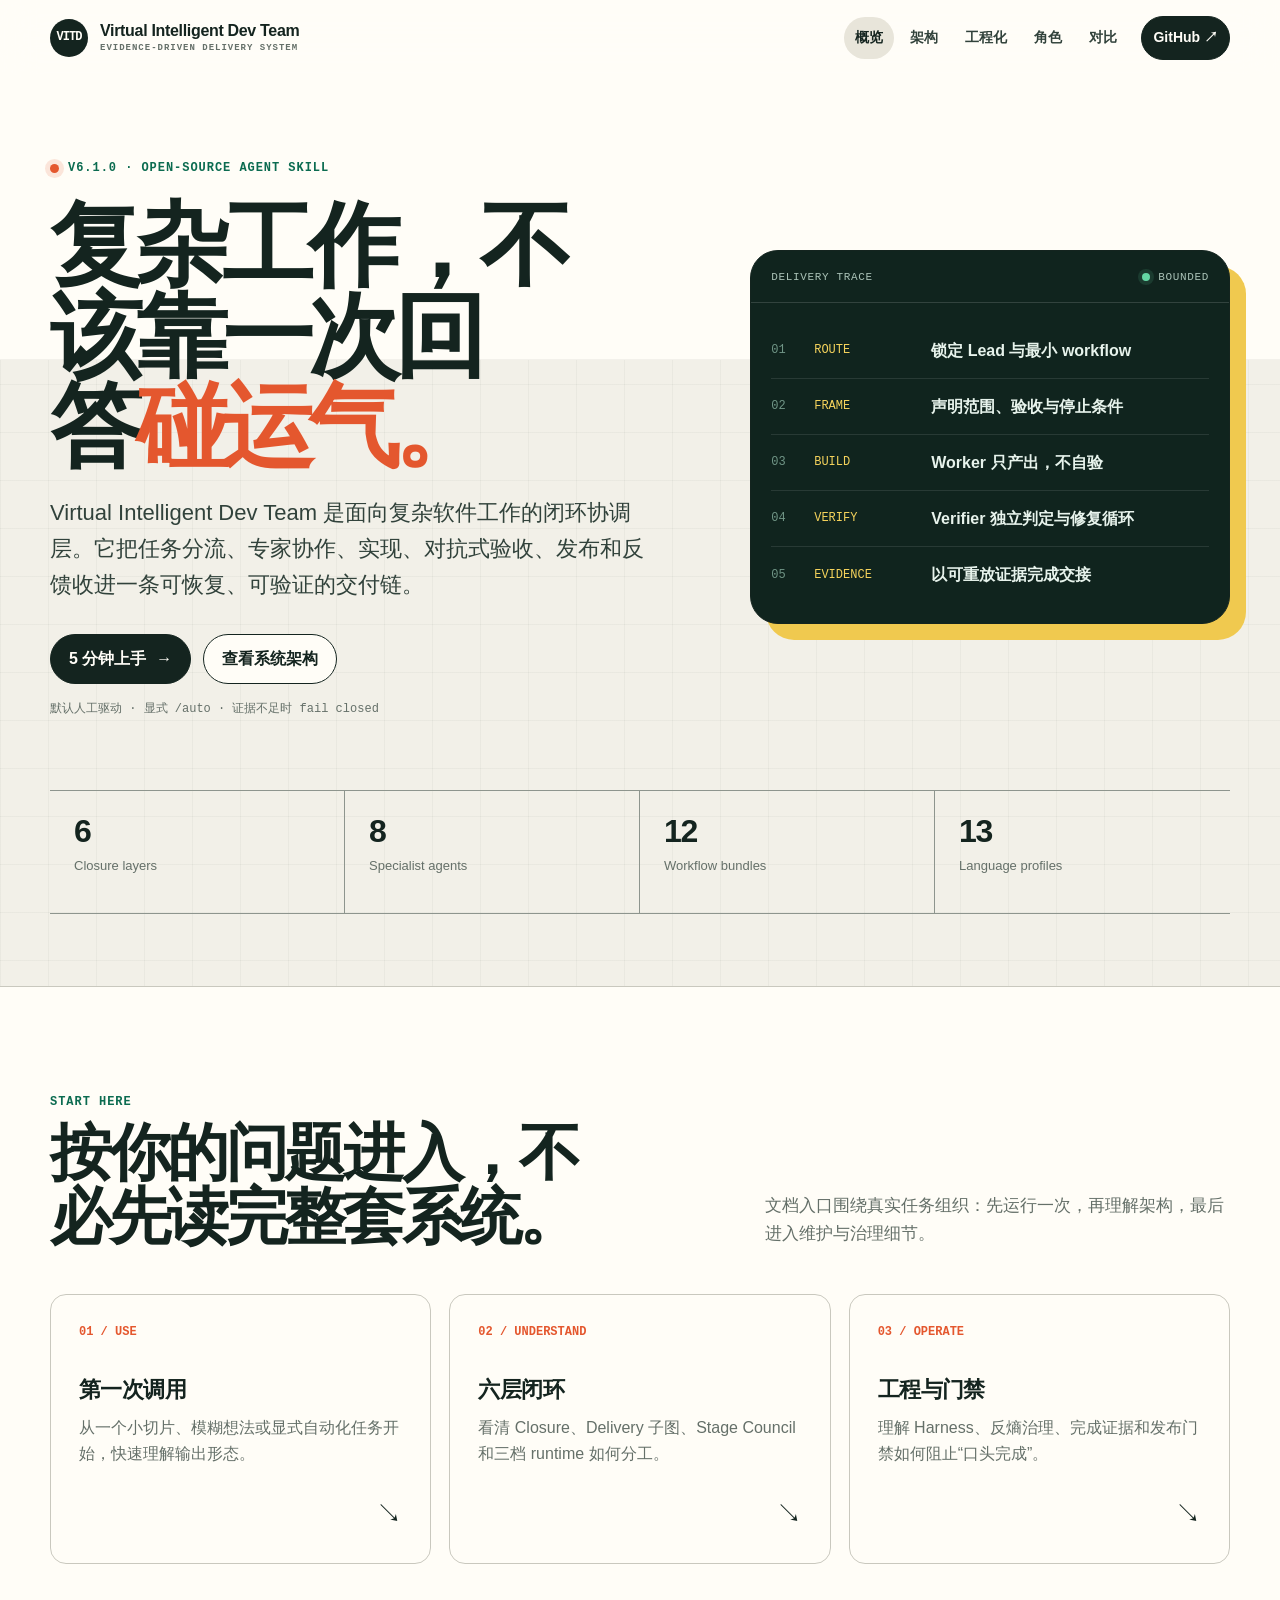
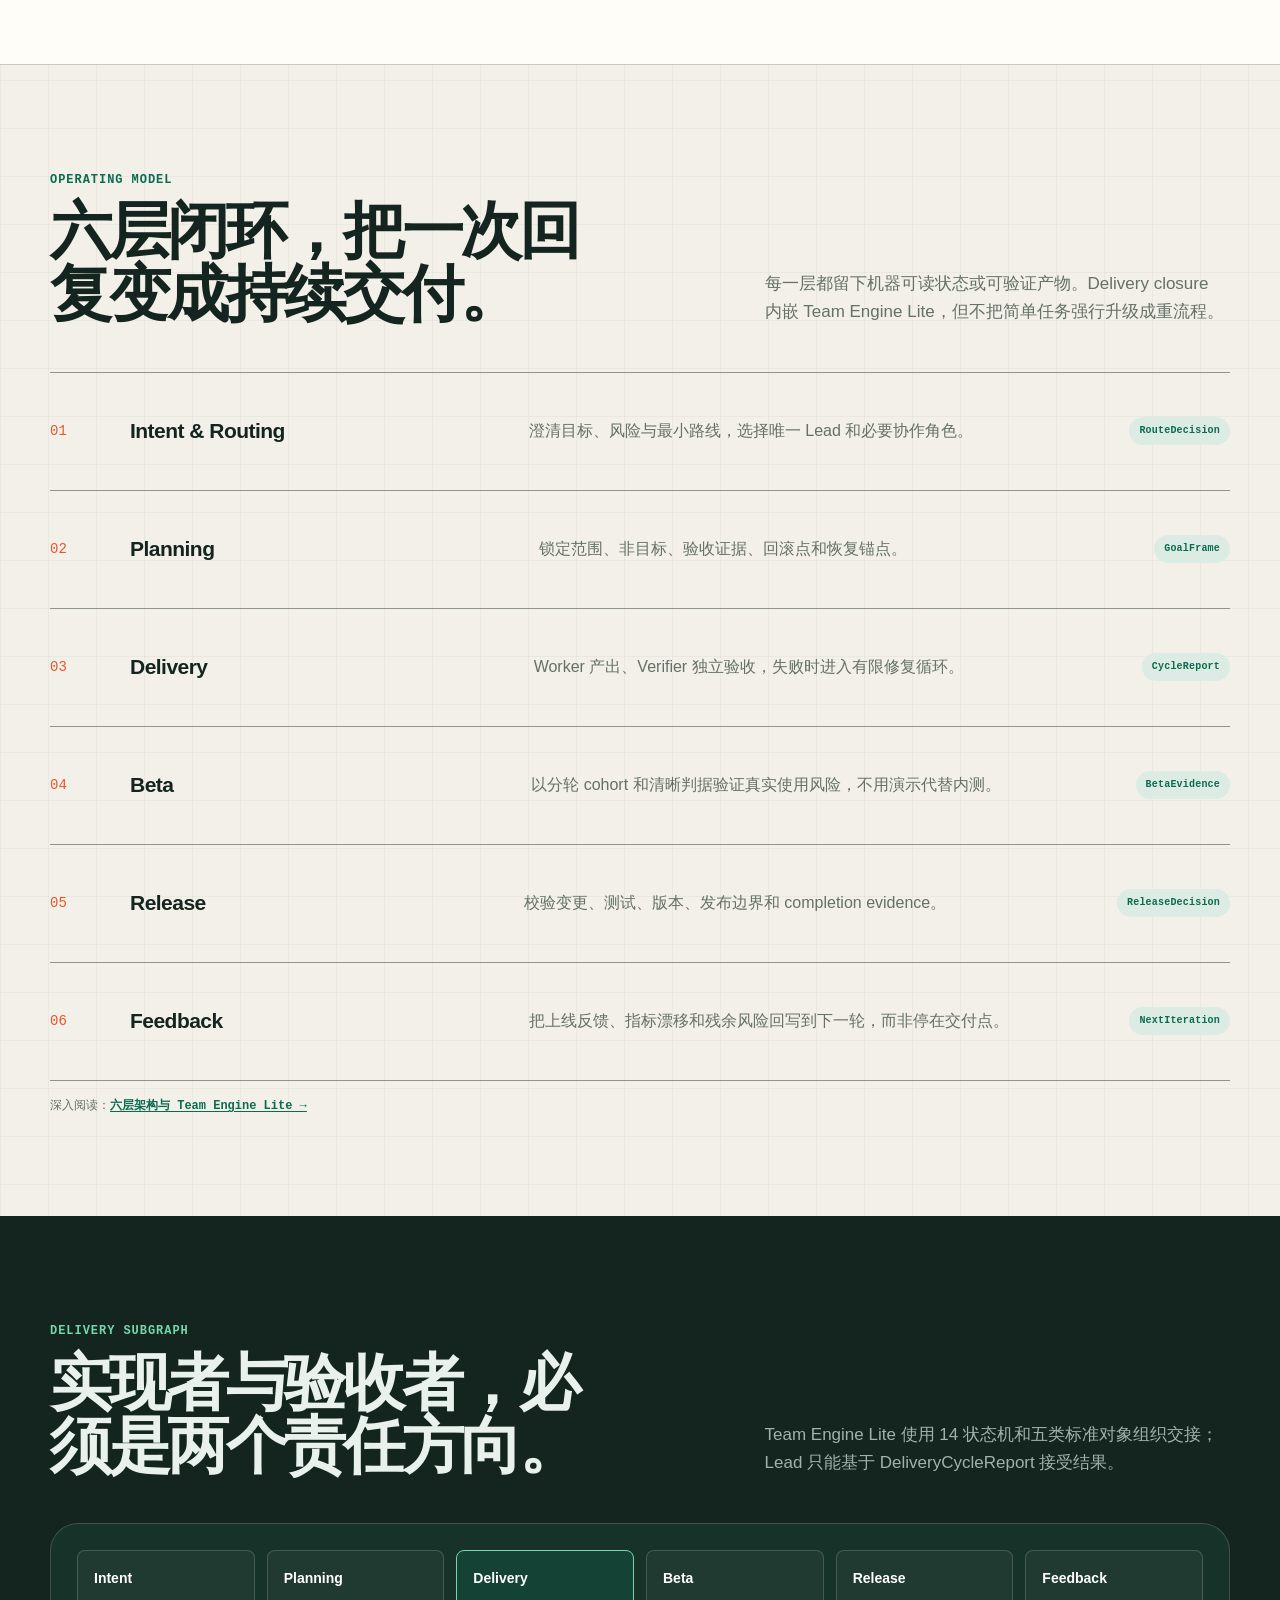
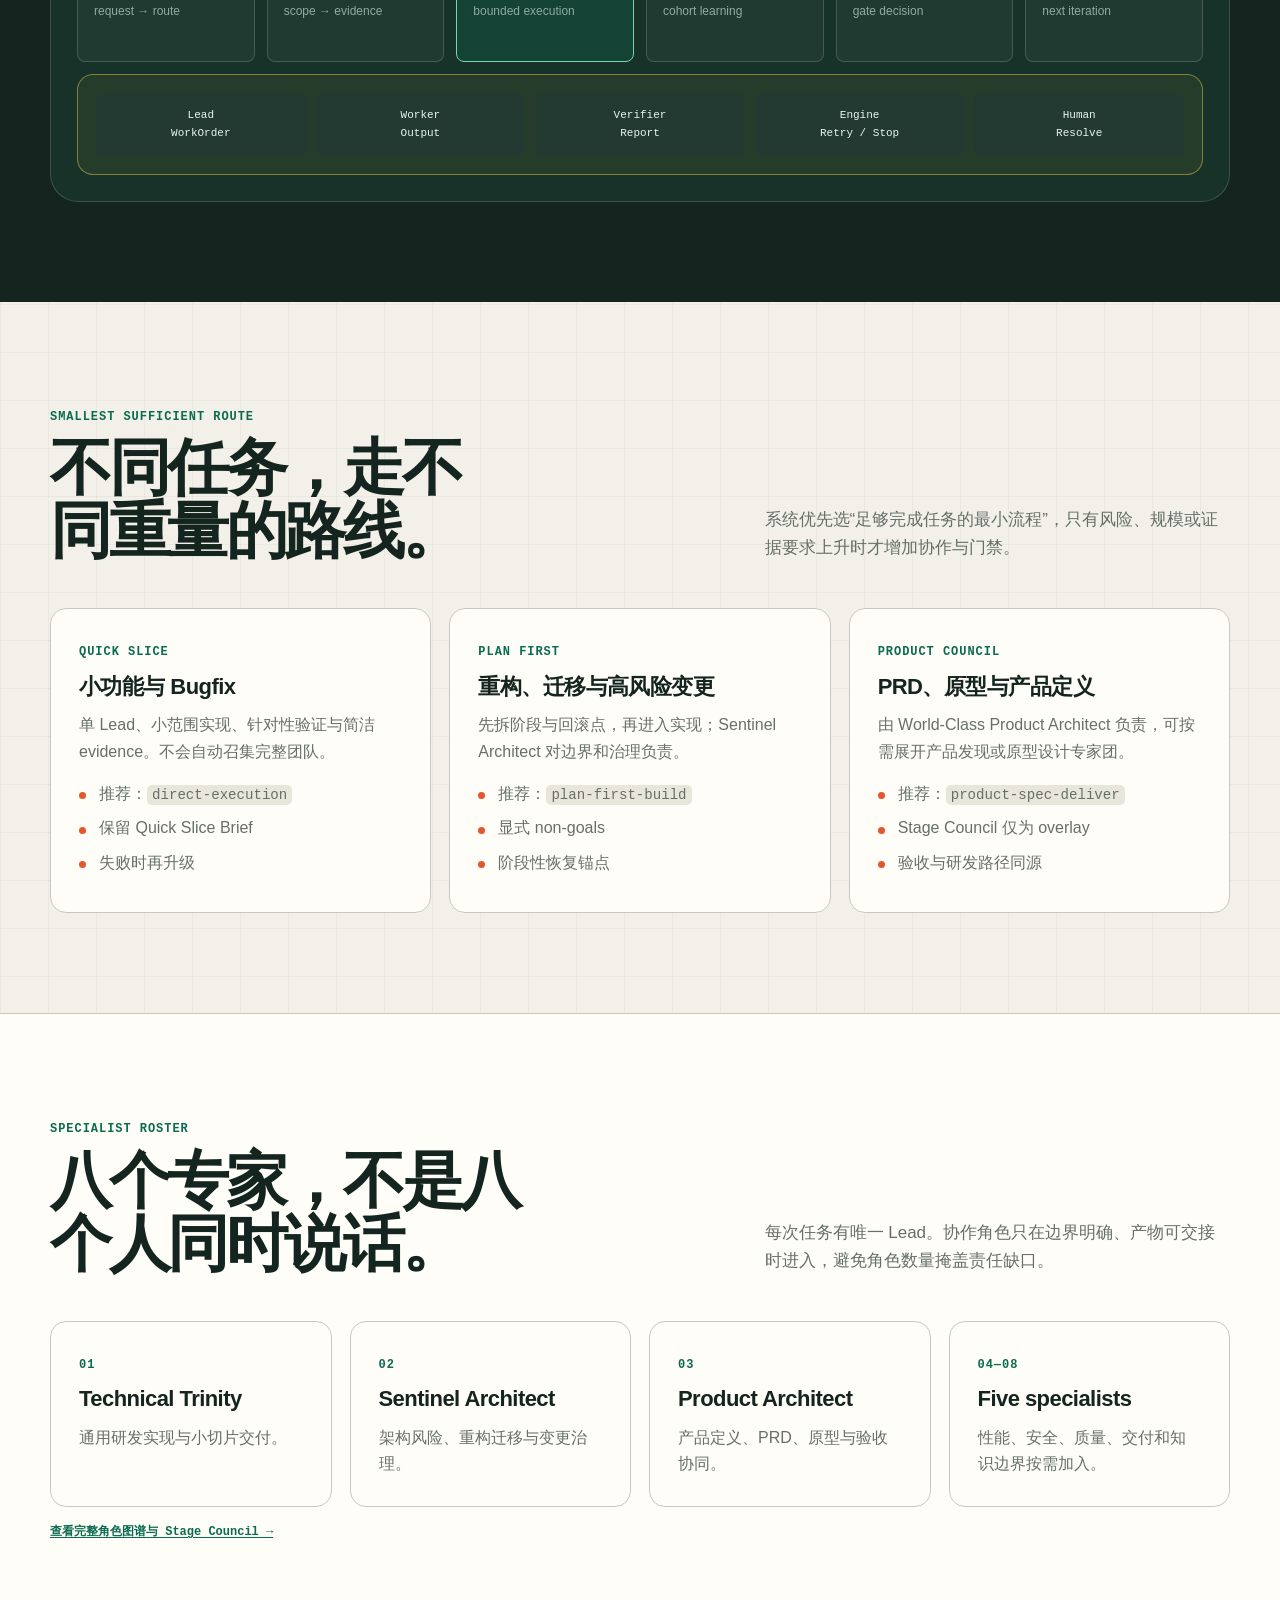
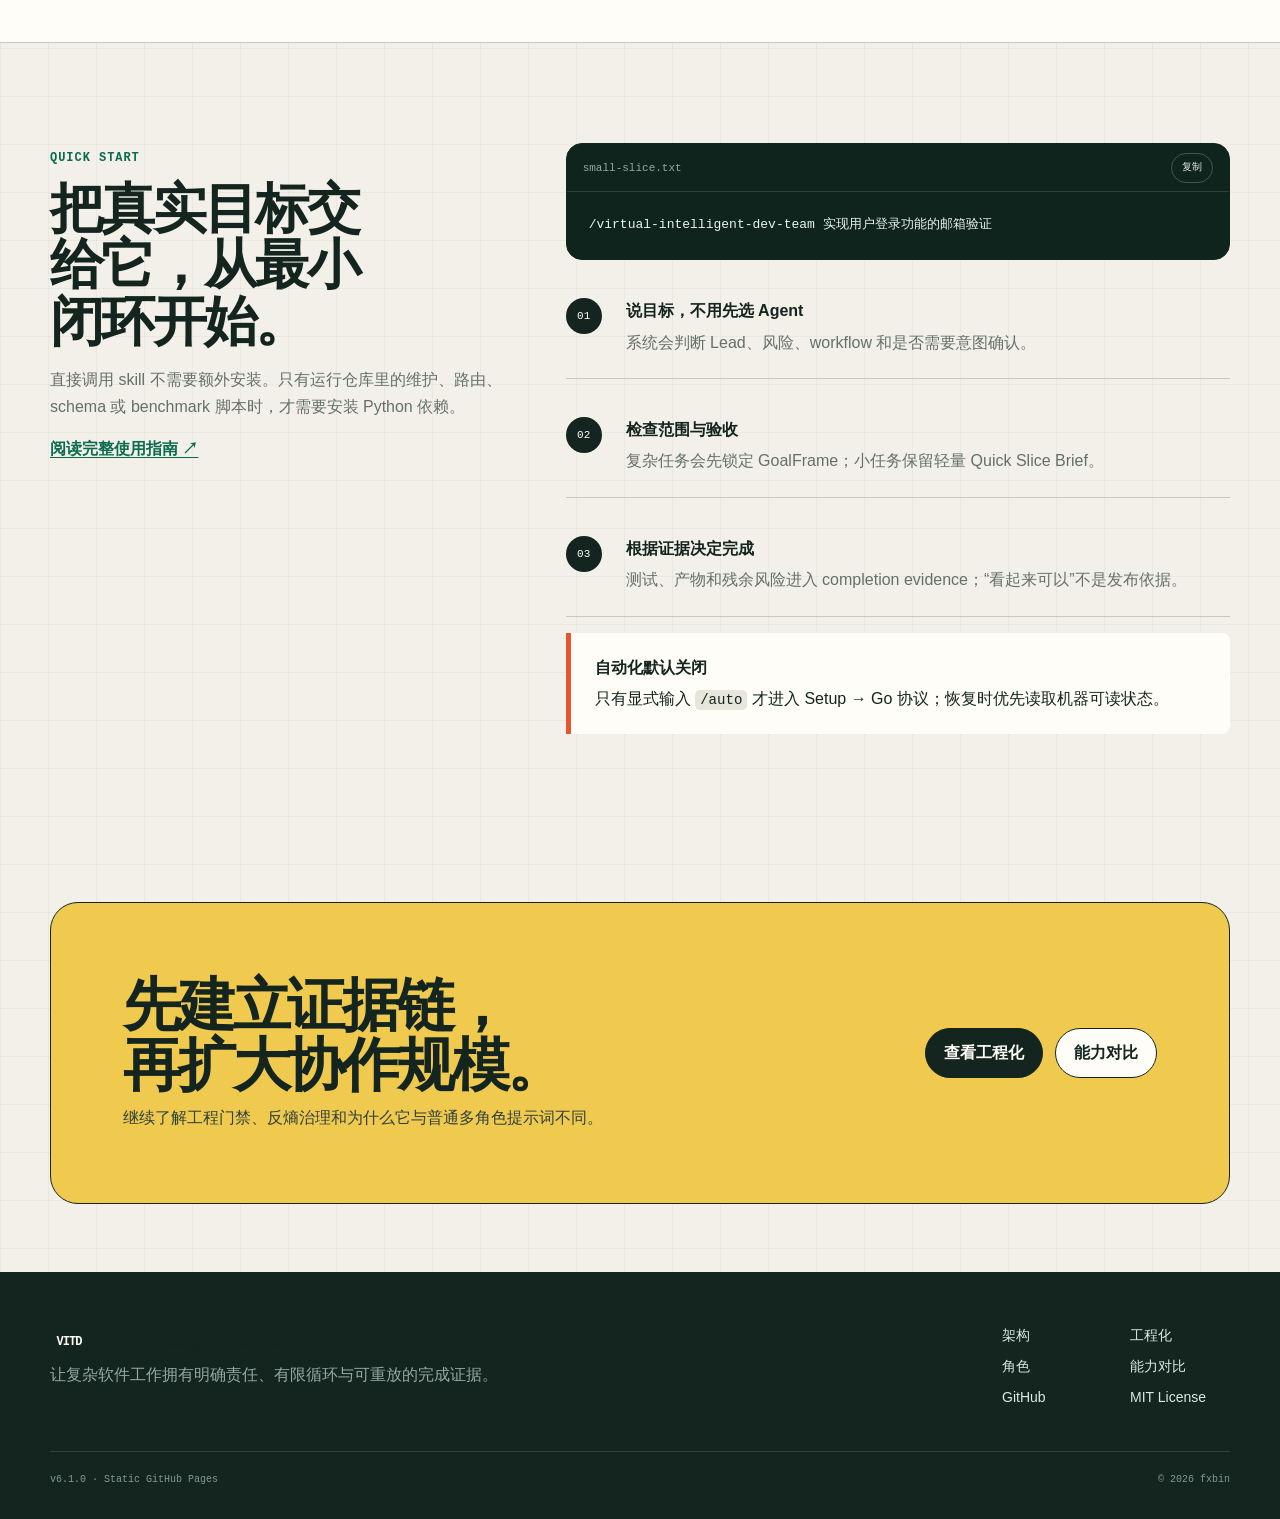
<file: docs/index.html>
<!doctype html>
<html lang="zh-CN">
<head>
  <meta charset="utf-8">
  <meta name="viewport" content="width=device-width, initial-scale=1">
  <meta name="description" content="Virtual Intelligent Dev Team：面向复杂软件工作的闭环协调层，用六层闭环、八个专家角色和可验证证据链完成交付。">
  <meta name="theme-color" content="#14241f">
  <title>Virtual Intelligent Dev Team — 复杂软件工作的闭环协调层</title>
  <link rel="icon" href="data:,">
  <link rel="stylesheet" href="assets/site.css?v=v6.1.0">
  <script src="assets/site.js?v=v6.1.0" defer></script>
</head>
<body>
  <a class="skip-link" href="#main-content">跳到主要内容</a>
  <header class="site-header" data-site-header>
    <div class="container nav-shell">
      <a class="brand" href="index.html" aria-label="Virtual Intelligent Dev Team 首页">
        <span class="brand-mark">VITD</span>
        <span class="brand-copy">Virtual Intelligent Dev Team<small>Evidence-driven delivery system</small></span>
      </a>
      <button class="nav-toggle" type="button" aria-expanded="false" aria-controls="site-navigation" aria-label="打开导航" data-nav-toggle>
        <span></span><span></span>
      </button>
      <nav class="site-nav" id="site-navigation" aria-label="主导航" data-site-nav>
        <a href="index.html" aria-current="page">概览</a>
        <a href="architecture.html">架构</a>
        <a href="engineering.html">工程化</a>
        <a href="agents.html">角色</a>
        <a href="matrix.html">对比</a>
        <a class="nav-github" href="https://github.com/fxbin/virtual-intelligent-dev-team">GitHub ↗</a>
      </nav>
    </div>
  </header>

  <main id="main-content">
    <section class="page-hero home-hero">
      <div class="container">
        <div class="hero-grid">
          <div>
            <p class="eyebrow">v6.1.0 · Open-source agent skill</p>
            <h1>复杂工作，不该靠一次回答<span class="accent-text">碰运气。</span></h1>
            <p class="lede">Virtual Intelligent Dev Team 是面向复杂软件工作的闭环协调层。它把任务分流、专家协作、实现、对抗式验收、发布和反馈收进一条可恢复、可验证的交付链。</p>
            <div class="hero-actions">
              <a class="button button-primary" href="#quick-start">5 分钟上手 <span aria-hidden="true">→</span></a>
              <a class="button button-secondary" href="architecture.html">查看系统架构</a>
            </div>
            <p class="hero-note">默认人工驱动 · 显式 /auto · 证据不足时 fail closed</p>
          </div>

          <aside class="signal-board" aria-label="一次典型交付的证据链">
            <div class="signal-head"><span>Delivery trace</span><span class="live-dot">bounded</span></div>
            <div class="signal-body">
              <div class="signal-row"><span class="signal-index">01</span><span class="signal-code">ROUTE</span><span class="signal-state">锁定 Lead 与最小 workflow</span></div>
              <div class="signal-row"><span class="signal-index">02</span><span class="signal-code">FRAME</span><span class="signal-state">声明范围、验收与停止条件</span></div>
              <div class="signal-row"><span class="signal-index">03</span><span class="signal-code">BUILD</span><span class="signal-state">Worker 只产出，不自验</span></div>
              <div class="signal-row"><span class="signal-index">04</span><span class="signal-code">VERIFY</span><span class="signal-state">Verifier 独立判定与修复循环</span></div>
              <div class="signal-row"><span class="signal-index">05</span><span class="signal-code">EVIDENCE</span><span class="signal-state">以可重放证据完成交接</span></div>
            </div>
          </aside>
        </div>

        <div class="metric-strip" aria-label="系统规模">
          <div class="metric"><strong>6</strong><span>Closure layers</span></div>
          <div class="metric"><strong>8</strong><span>Specialist agents</span></div>
          <div class="metric"><strong>12</strong><span>Workflow bundles</span></div>
          <div class="metric"><strong>13</strong><span>Language profiles</span></div>
        </div>
      </div>
    </section>

    <section class="section section-cream" id="start-here">
      <div class="container">
        <div class="section-head">
          <div><span class="section-kicker">Start here</span><h2>按你的问题进入，不必先读完整套系统。</h2></div>
          <p>文档入口围绕真实任务组织：先运行一次，再理解架构，最后进入维护与治理细节。</p>
        </div>
        <div class="grid-3">
          <a class="card resource-card" href="#quick-start">
            <span class="resource-index">01 / USE</span>
            <div><h3>第一次调用</h3><p>从一个小切片、模糊想法或显式自动化任务开始，快速理解输出形态。</p></div>
            <span class="resource-arrow" aria-hidden="true">↘</span>
          </a>
          <a class="card resource-card" href="architecture.html">
            <span class="resource-index">02 / UNDERSTAND</span>
            <div><h3>六层闭环</h3><p>看清 Closure、Delivery 子图、Stage Council 和三档 runtime 如何分工。</p></div>
            <span class="resource-arrow" aria-hidden="true">↘</span>
          </a>
          <a class="card resource-card" href="engineering.html">
            <span class="resource-index">03 / OPERATE</span>
            <div><h3>工程与门禁</h3><p>理解 Harness、反熵治理、完成证据和发布门禁如何阻止“口头完成”。</p></div>
            <span class="resource-arrow" aria-hidden="true">↘</span>
          </a>
        </div>
      </div>
    </section>

    <section class="section" id="closures">
      <div class="container">
        <div class="section-head">
          <div><span class="section-kicker">Operating model</span><h2>六层闭环，把一次回复变成持续交付。</h2></div>
          <p>每一层都留下机器可读状态或可验证产物。Delivery closure 内嵌 Team Engine Lite，但不把简单任务强行升级成重流程。</p>
        </div>
        <div class="closure-rail">
          <article class="closure-item"><span class="closure-number">01</span><span class="closure-name">Intent &amp; Routing</span><p>澄清目标、风险与最小路线，选择唯一 Lead 和必要协作角色。</p><span class="closure-output">RouteDecision</span></article>
          <article class="closure-item"><span class="closure-number">02</span><span class="closure-name">Planning</span><p>锁定范围、非目标、验收证据、回滚点和恢复锚点。</p><span class="closure-output">GoalFrame</span></article>
          <article class="closure-item"><span class="closure-number">03</span><span class="closure-name">Delivery</span><p>Worker 产出、Verifier 独立验收，失败时进入有限修复循环。</p><span class="closure-output">CycleReport</span></article>
          <article class="closure-item"><span class="closure-number">04</span><span class="closure-name">Beta</span><p>以分轮 cohort 和清晰判据验证真实使用风险，不用演示代替内测。</p><span class="closure-output">BetaEvidence</span></article>
          <article class="closure-item"><span class="closure-number">05</span><span class="closure-name">Release</span><p>校验变更、测试、版本、发布边界和 completion evidence。</p><span class="closure-output">ReleaseDecision</span></article>
          <article class="closure-item"><span class="closure-number">06</span><span class="closure-name">Feedback</span><p>把上线反馈、指标漂移和残余风险回写到下一轮，而非停在交付点。</p><span class="closure-output">NextIteration</span></article>
        </div>
        <p class="hero-note">深入阅读：<a class="text-link" href="architecture.html">六层架构与 Team Engine Lite →</a></p>
      </div>
    </section>

    <section class="section section-dark" id="delivery-system">
      <div class="container">
        <div class="section-head">
          <div><span class="section-kicker">Delivery subgraph</span><h2>实现者与验收者，必须是两个责任方向。</h2></div>
          <p>Team Engine Lite 使用 14 状态机和五类标准对象组织交接；Lead 只能基于 DeliveryCycleReport 接受结果。</p>
        </div>
        <div class="system-map" role="img" aria-label="六层闭环与 Delivery 子图示意">
          <div class="map-row">
            <div class="map-node"><strong>Intent</strong><span>request → route</span></div>
            <div class="map-node"><strong>Planning</strong><span>scope → evidence</span></div>
            <div class="map-node is-active"><strong>Delivery</strong><span>bounded execution</span></div>
            <div class="map-node"><strong>Beta</strong><span>cohort learning</span></div>
            <div class="map-node"><strong>Release</strong><span>gate decision</span></div>
            <div class="map-node"><strong>Feedback</strong><span>next iteration</span></div>
          </div>
          <div class="delivery-subgraph">
            <div class="delivery-node">Lead<br>WorkOrder</div>
            <div class="delivery-node">Worker<br>Output</div>
            <div class="delivery-node">Verifier<br>Report</div>
            <div class="delivery-node">Engine<br>Retry / Stop</div>
            <div class="delivery-node">Human<br>Resolve</div>
          </div>
        </div>
      </div>
    </section>

    <section class="section" id="routes">
      <div class="container">
        <div class="section-head">
          <div><span class="section-kicker">Smallest sufficient route</span><h2>不同任务，走不同重量的路线。</h2></div>
          <p>系统优先选“足够完成任务的最小流程”，只有风险、规模或证据要求上升时才增加协作与门禁。</p>
        </div>
        <div class="grid-3">
          <article class="card"><span class="card-kicker">Quick slice</span><h3>小功能与 Bugfix</h3><p>单 Lead、小范围实现、针对性验证与简洁 evidence。不会自动召集完整团队。</p><ul><li>推荐：<code>direct-execution</code></li><li>保留 Quick Slice Brief</li><li>失败时再升级</li></ul></article>
          <article class="card"><span class="card-kicker">Plan first</span><h3>重构、迁移与高风险变更</h3><p>先拆阶段与回滚点，再进入实现；Sentinel Architect 对边界和治理负责。</p><ul><li>推荐：<code>plan-first-build</code></li><li>显式 non-goals</li><li>阶段性恢复锚点</li></ul></article>
          <article class="card"><span class="card-kicker">Product council</span><h3>PRD、原型与产品定义</h3><p>由 World-Class Product Architect 负责，可按需展开产品发现或原型设计专家团。</p><ul><li>推荐：<code>product-spec-deliver</code></li><li>Stage Council 仅为 overlay</li><li>验收与研发路径同源</li></ul></article>
        </div>
      </div>
    </section>

    <section class="section section-cream" id="agents-preview">
      <div class="container">
        <div class="section-head">
          <div><span class="section-kicker">Specialist roster</span><h2>八个专家，不是八个人同时说话。</h2></div>
          <p>每次任务有唯一 Lead。协作角色只在边界明确、产物可交接时进入，避免角色数量掩盖责任缺口。</p>
        </div>
        <div class="grid-4">
          <article class="card"><span class="card-kicker">01</span><h3>Technical Trinity</h3><p>通用研发实现与小切片交付。</p></article>
          <article class="card"><span class="card-kicker">02</span><h3>Sentinel Architect</h3><p>架构风险、重构迁移与变更治理。</p></article>
          <article class="card"><span class="card-kicker">03</span><h3>Product Architect</h3><p>产品定义、PRD、原型与验收协同。</p></article>
          <article class="card"><span class="card-kicker">04—08</span><h3>Five specialists</h3><p>性能、安全、质量、交付和知识边界按需加入。</p></article>
        </div>
        <p class="hero-note"><a class="text-link" href="agents.html">查看完整角色图谱与 Stage Council →</a></p>
      </div>
    </section>

    <section class="section" id="quick-start">
      <div class="container">
        <div class="two-column-copy">
          <div class="sticky-copy">
            <span class="section-kicker">Quick start</span>
            <h2>把真实目标交给它，从最小闭环开始。</h2>
            <p>直接调用 skill 不需要额外安装。只有运行仓库里的维护、路由、schema 或 benchmark 脚本时，才需要安装 Python 依赖。</p>
            <a class="text-link" href="https://github.com/fxbin/virtual-intelligent-dev-team/blob/main/docs/usage-guide.md">阅读完整使用指南 ↗</a>
          </div>
          <div>
            <div class="code-card">
              <div class="code-head"><span>small-slice.txt</span><button class="copy-button" type="button" data-copy-target="quick-command">复制</button></div>
              <pre id="quick-command"><code>/virtual-intelligent-dev-team 实现用户登录功能的邮箱验证</code></pre>
            </div>
            <ol class="process-list">
              <li><div><strong>说目标，不用先选 Agent</strong><p>系统会判断 Lead、风险、workflow 和是否需要意图确认。</p></div></li>
              <li><div><strong>检查范围与验收</strong><p>复杂任务会先锁定 GoalFrame；小任务保留轻量 Quick Slice Brief。</p></div></li>
              <li><div><strong>根据证据决定完成</strong><p>测试、产物和残余风险进入 completion evidence；“看起来可以”不是发布依据。</p></div></li>
            </ol>
            <div class="notice"><strong>自动化默认关闭</strong><p>只有显式输入 <code>/auto</code> 才进入 Setup → Go 协议；恢复时优先读取机器可读状态。</p></div>
          </div>
        </div>
      </div>
    </section>

    <section class="section section-compact">
      <div class="container">
        <div class="cta-panel">
          <div><h2>先建立证据链，再扩大协作规模。</h2><p>继续了解工程门禁、反熵治理和为什么它与普通多角色提示词不同。</p></div>
          <div class="button-row"><a class="button button-primary" href="engineering.html">查看工程化</a><a class="button button-secondary" href="matrix.html">能力对比</a></div>
        </div>
      </div>
    </section>
  </main>

  <footer class="site-footer">
    <div class="container">
      <div class="footer-grid">
        <div class="footer-copy"><a class="brand" href="index.html"><span class="brand-mark">VITD</span><span>Virtual Intelligent Dev Team</span></a><p>让复杂软件工作拥有明确责任、有限循环与可重放的完成证据。</p></div>
        <nav class="footer-links" aria-label="页脚导航"><a href="architecture.html">架构</a><a href="engineering.html">工程化</a><a href="agents.html">角色</a><a href="matrix.html">能力对比</a><a href="https://github.com/fxbin/virtual-intelligent-dev-team">GitHub</a><a href="https://github.com/fxbin/virtual-intelligent-dev-team/blob/main/LICENSE">MIT License</a></nav>
      </div>
      <div class="footer-bottom"><span>v6.1.0 · Static GitHub Pages</span><span>© <span data-current-year>2026</span> fxbin</span></div>
    </div>
  </footer>
</body>
</html>
</file>
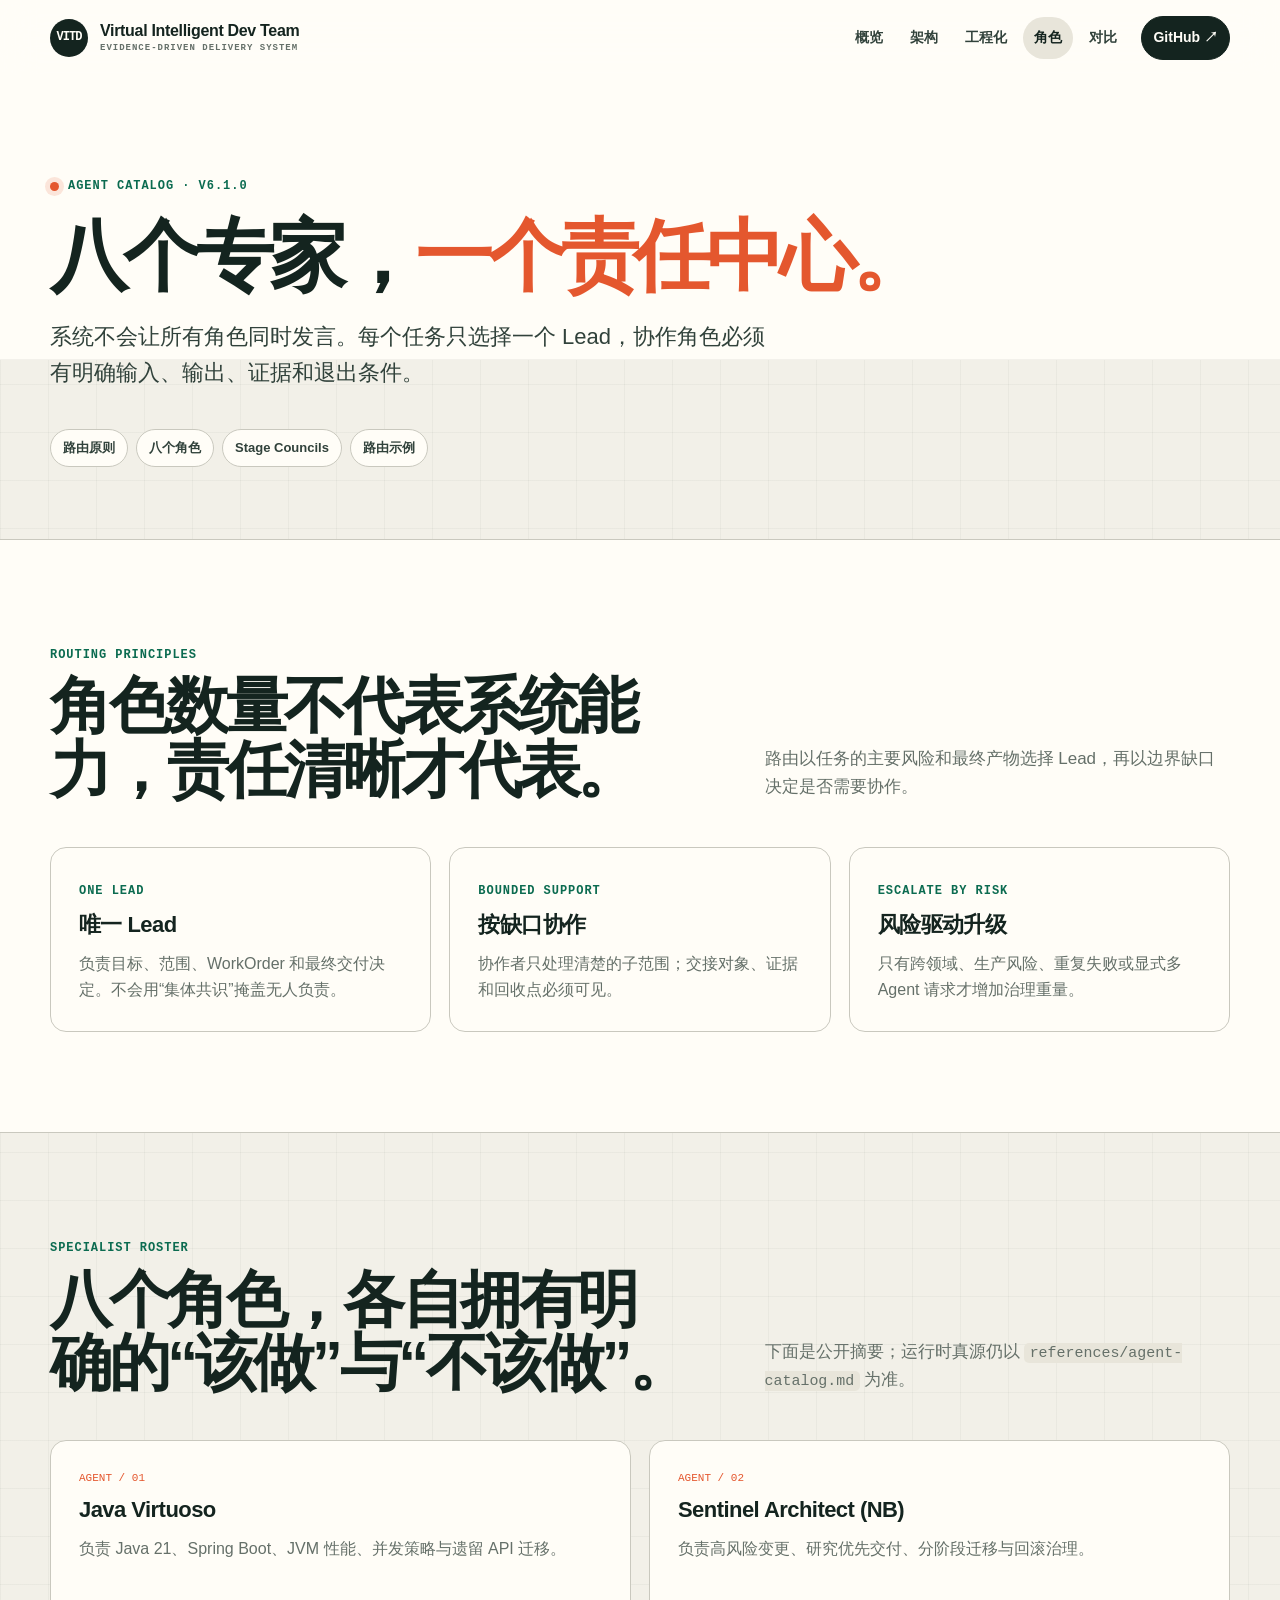
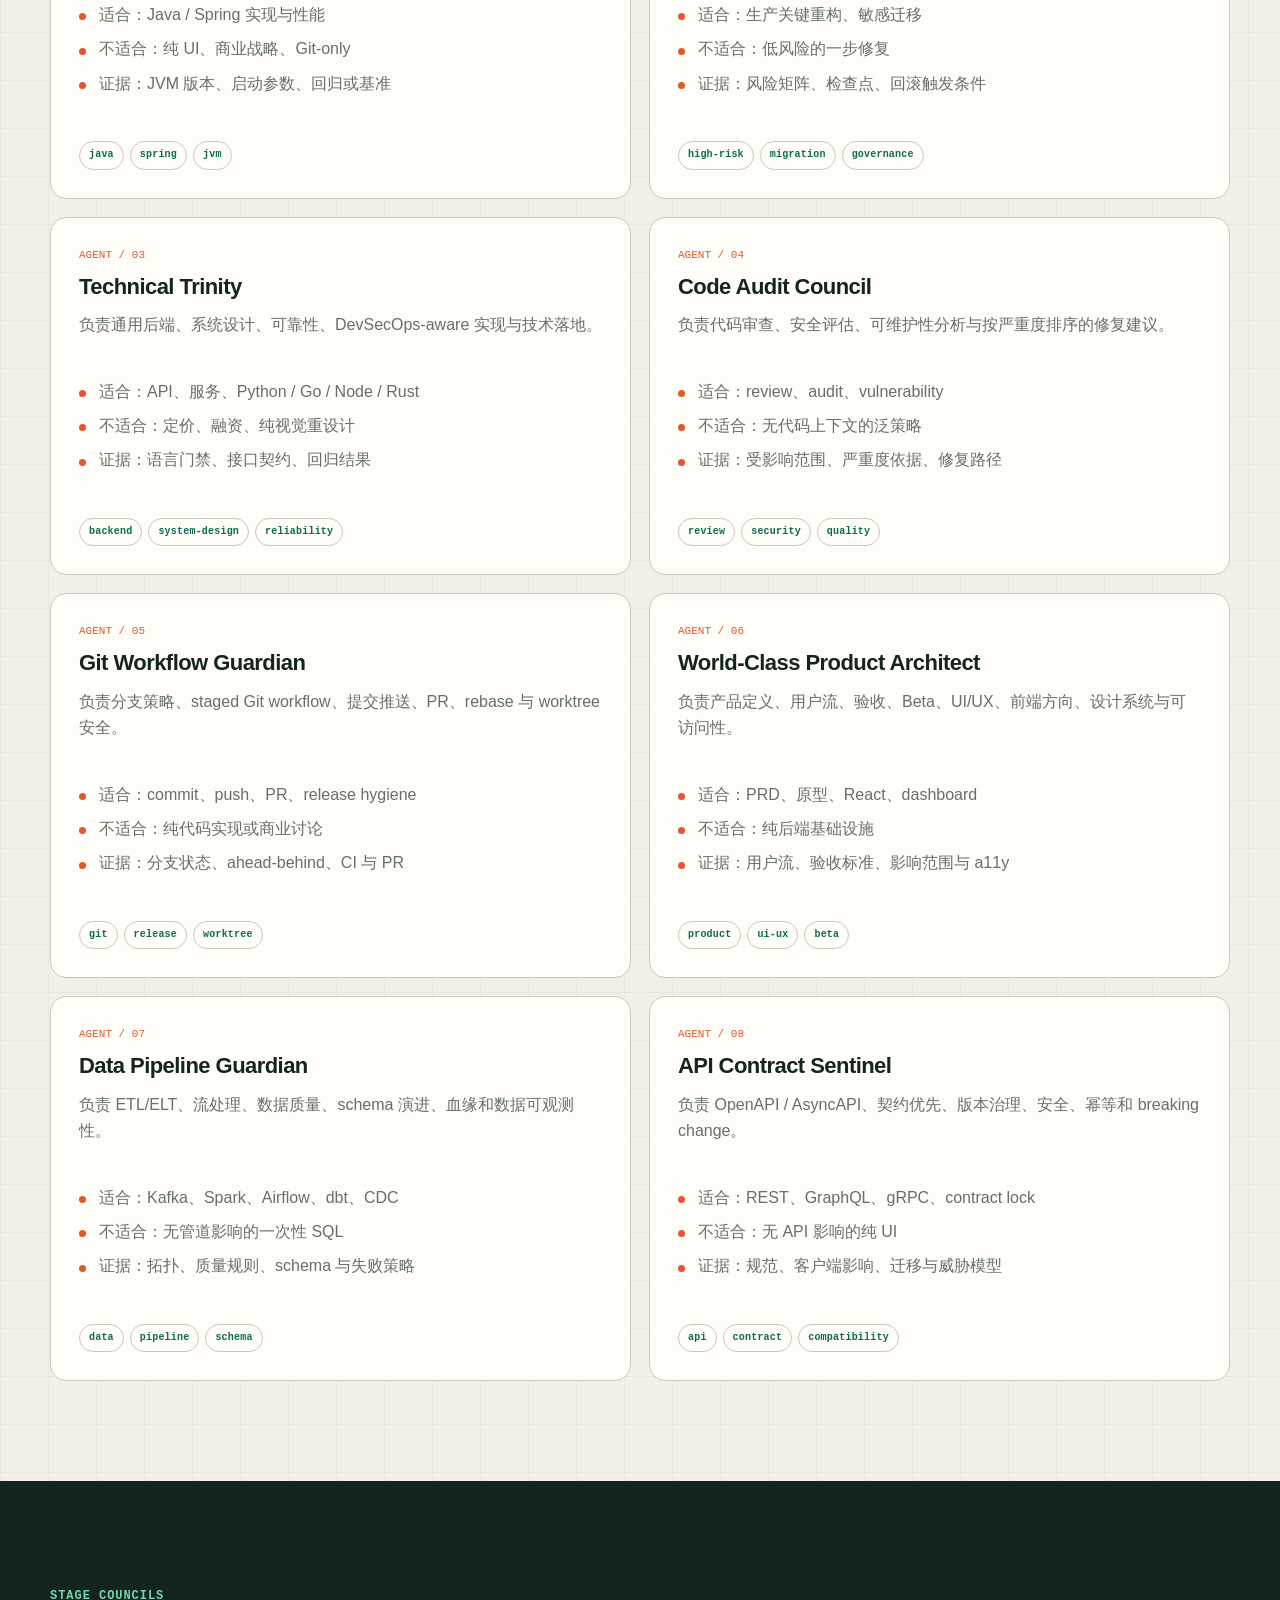
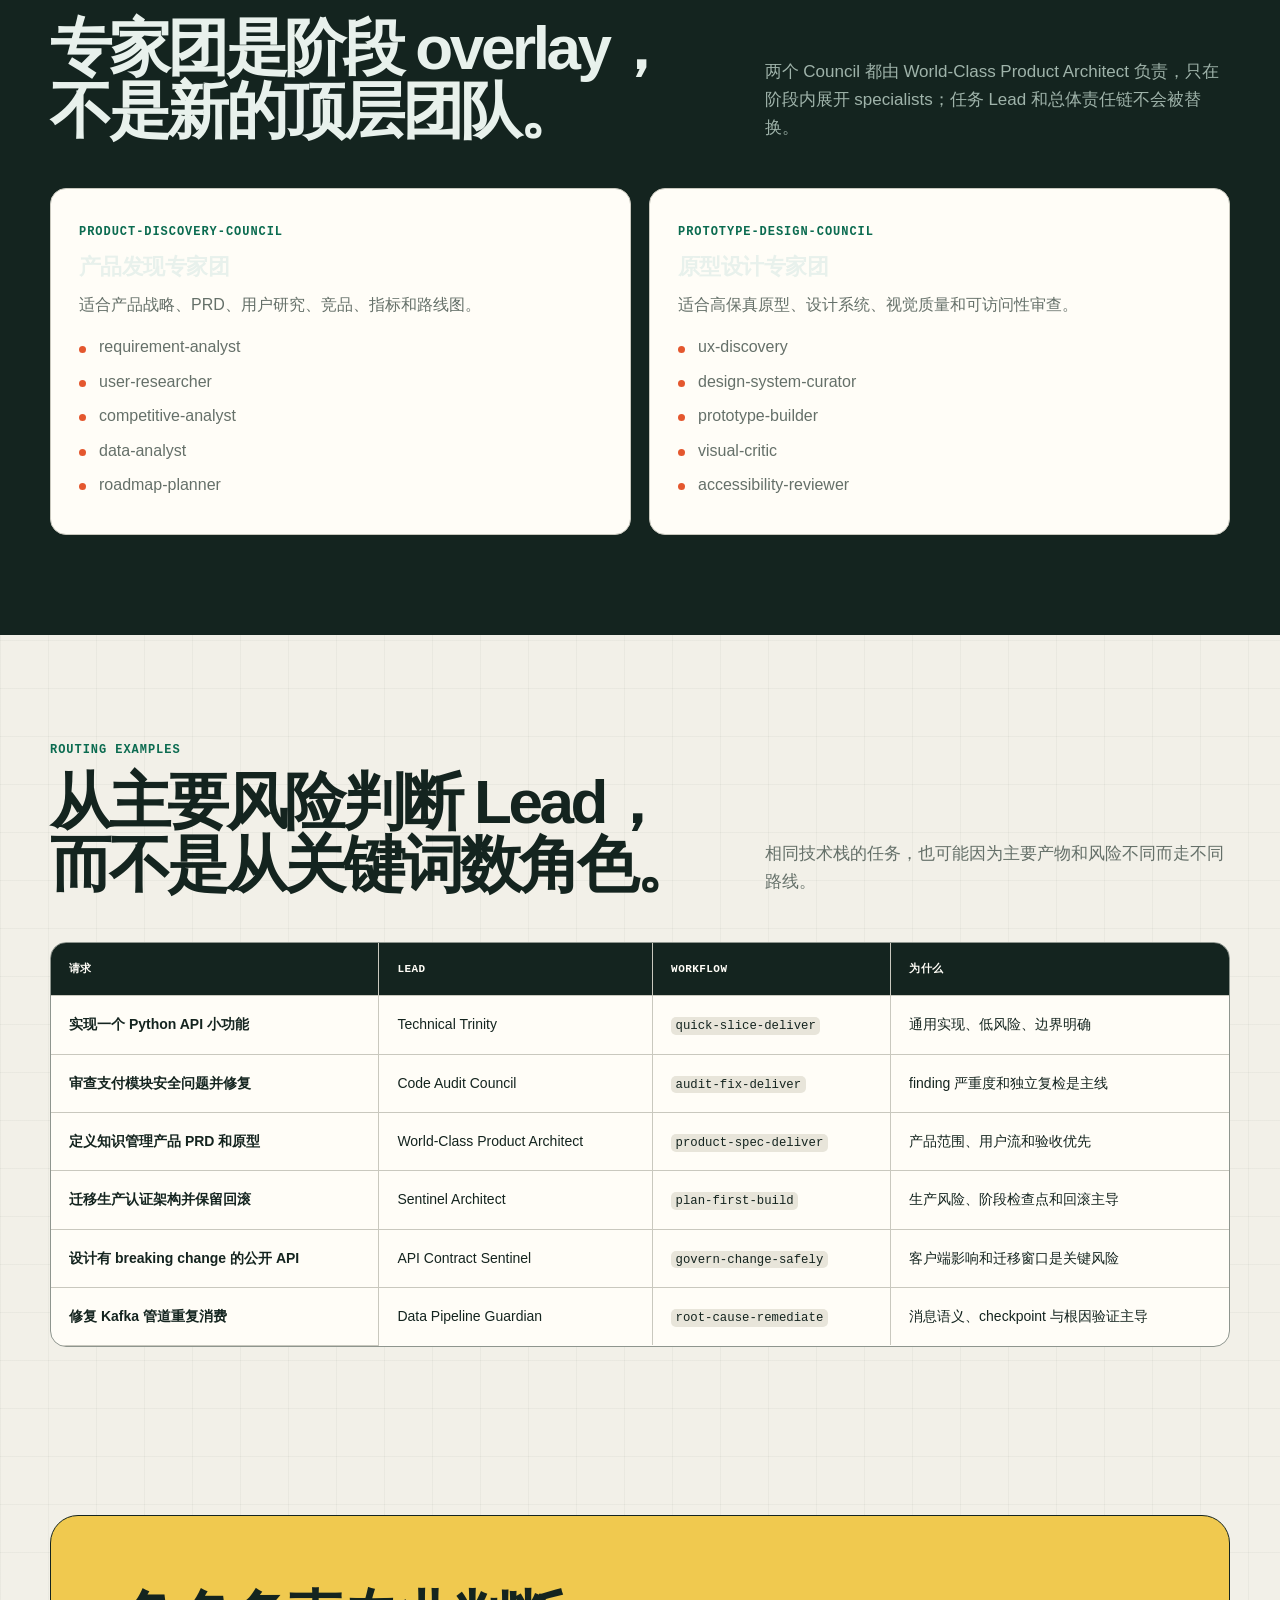
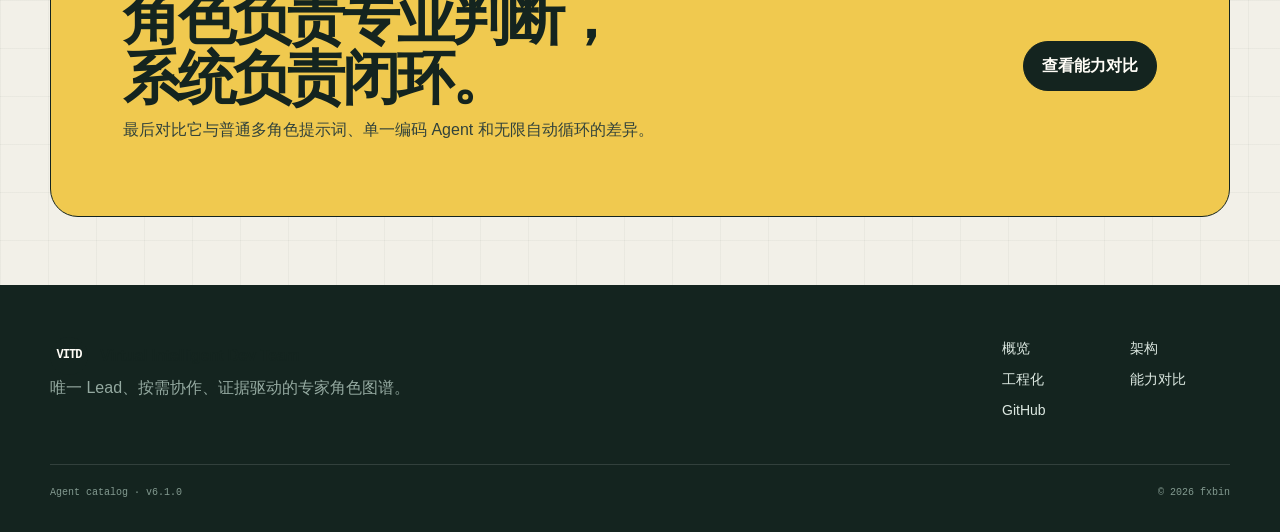
<file: docs/agents.html>
<!doctype html>
<html lang="zh-CN">
<head>
  <meta charset="utf-8">
  <meta name="viewport" content="width=device-width, initial-scale=1">
  <meta name="description" content="Virtual Intelligent Dev Team 的八个专家角色、路由边界、证据要求与阶段专家团。">
  <meta name="theme-color" content="#14241f">
  <title>专家角色图谱 — Virtual Intelligent Dev Team</title>
  <link rel="icon" href="data:,">
  <link rel="stylesheet" href="assets/site.css?v=v6.1.0">
  <script src="assets/site.js?v=v6.1.0" defer></script>
</head>
<body>
  <a class="skip-link" href="#main-content">跳到主要内容</a>
  <header class="site-header" data-site-header>
    <div class="container nav-shell">
      <a class="brand" href="index.html" aria-label="Virtual Intelligent Dev Team 首页"><span class="brand-mark">VITD</span><span class="brand-copy">Virtual Intelligent Dev Team<small>Evidence-driven delivery system</small></span></a>
      <button class="nav-toggle" type="button" aria-expanded="false" aria-controls="site-navigation" aria-label="打开导航" data-nav-toggle><span></span><span></span></button>
      <nav class="site-nav" id="site-navigation" aria-label="主导航" data-site-nav><a href="index.html">概览</a><a href="architecture.html">架构</a><a href="engineering.html">工程化</a><a href="agents.html" aria-current="page">角色</a><a href="matrix.html">对比</a><a class="nav-github" href="https://github.com/fxbin/virtual-intelligent-dev-team">GitHub ↗</a></nav>
    </div>
  </header>

  <main id="main-content">
    <section class="page-hero">
      <div class="container">
        <p class="eyebrow">Agent catalog · v6.1.0</p>
        <h1>八个专家，<span class="accent-text">一个责任中心。</span></h1>
        <p class="lede">系统不会让所有角色同时发言。每个任务只选择一个 Lead，协作角色必须有明确输入、输出、证据和退出条件。</p>
        <div class="page-index" aria-label="本页目录"><a href="#routing">路由原则</a><a href="#roster">八个角色</a><a href="#councils">Stage Councils</a><a href="#examples">路由示例</a></div>
      </div>
    </section>

    <section class="section section-cream" id="routing">
      <div class="container">
        <div class="section-head"><div><span class="section-kicker">Routing principles</span><h2>角色数量不代表系统能力，责任清晰才代表。</h2></div><p>路由以任务的主要风险和最终产物选择 Lead，再以边界缺口决定是否需要协作。</p></div>
        <div class="grid-3">
          <article class="card"><span class="card-kicker">One lead</span><h3>唯一 Lead</h3><p>负责目标、范围、WorkOrder 和最终交付决定。不会用“集体共识”掩盖无人负责。</p></article>
          <article class="card"><span class="card-kicker">Bounded support</span><h3>按缺口协作</h3><p>协作者只处理清楚的子范围；交接对象、证据和回收点必须可见。</p></article>
          <article class="card"><span class="card-kicker">Escalate by risk</span><h3>风险驱动升级</h3><p>只有跨领域、生产风险、重复失败或显式多 Agent 请求才增加治理重量。</p></article>
        </div>
      </div>
    </section>

    <section class="section" id="roster">
      <div class="container">
        <div class="section-head"><div><span class="section-kicker">Specialist roster</span><h2>八个角色，各自拥有明确的“该做”与“不该做”。</h2></div><p>下面是公开摘要；运行时真源仍以 <code>references/agent-catalog.md</code> 为准。</p></div>
        <div class="grid-2">
          <article class="card agent-card"><span class="agent-id">AGENT / 01</span><h3>Java Virtuoso</h3><p>负责 Java 21、Spring Boot、JVM 性能、并发策略与遗留 API 迁移。</p><ul><li>适合：Java / Spring 实现与性能</li><li>不适合：纯 UI、商业战略、Git-only</li><li>证据：JVM 版本、启动参数、回归或基准</li></ul><div class="agent-meta"><span class="tag">java</span><span class="tag">spring</span><span class="tag">jvm</span></div></article>
          <article class="card agent-card"><span class="agent-id">AGENT / 02</span><h3>Sentinel Architect (NB)</h3><p>负责高风险变更、研究优先交付、分阶段迁移与回滚治理。</p><ul><li>适合：生产关键重构、敏感迁移</li><li>不适合：低风险的一步修复</li><li>证据：风险矩阵、检查点、回滚触发条件</li></ul><div class="agent-meta"><span class="tag">high-risk</span><span class="tag">migration</span><span class="tag">governance</span></div></article>
          <article class="card agent-card"><span class="agent-id">AGENT / 03</span><h3>Technical Trinity</h3><p>负责通用后端、系统设计、可靠性、DevSecOps-aware 实现与技术落地。</p><ul><li>适合：API、服务、Python / Go / Node / Rust</li><li>不适合：定价、融资、纯视觉重设计</li><li>证据：语言门禁、接口契约、回归结果</li></ul><div class="agent-meta"><span class="tag">backend</span><span class="tag">system-design</span><span class="tag">reliability</span></div></article>
          <article class="card agent-card"><span class="agent-id">AGENT / 04</span><h3>Code Audit Council</h3><p>负责代码审查、安全评估、可维护性分析与按严重度排序的修复建议。</p><ul><li>适合：review、audit、vulnerability</li><li>不适合：无代码上下文的泛策略</li><li>证据：受影响范围、严重度依据、修复路径</li></ul><div class="agent-meta"><span class="tag">review</span><span class="tag">security</span><span class="tag">quality</span></div></article>
          <article class="card agent-card"><span class="agent-id">AGENT / 05</span><h3>Git Workflow Guardian</h3><p>负责分支策略、staged Git workflow、提交推送、PR、rebase 与 worktree 安全。</p><ul><li>适合：commit、push、PR、release hygiene</li><li>不适合：纯代码实现或商业讨论</li><li>证据：分支状态、ahead-behind、CI 与 PR</li></ul><div class="agent-meta"><span class="tag">git</span><span class="tag">release</span><span class="tag">worktree</span></div></article>
          <article class="card agent-card"><span class="agent-id">AGENT / 06</span><h3>World-Class Product Architect</h3><p>负责产品定义、用户流、验收、Beta、UI/UX、前端方向、设计系统与可访问性。</p><ul><li>适合：PRD、原型、React、dashboard</li><li>不适合：纯后端基础设施</li><li>证据：用户流、验收标准、影响范围与 a11y</li></ul><div class="agent-meta"><span class="tag">product</span><span class="tag">ui-ux</span><span class="tag">beta</span></div></article>
          <article class="card agent-card"><span class="agent-id">AGENT / 07</span><h3>Data Pipeline Guardian</h3><p>负责 ETL/ELT、流处理、数据质量、schema 演进、血缘和数据可观测性。</p><ul><li>适合：Kafka、Spark、Airflow、dbt、CDC</li><li>不适合：无管道影响的一次性 SQL</li><li>证据：拓扑、质量规则、schema 与失败策略</li></ul><div class="agent-meta"><span class="tag">data</span><span class="tag">pipeline</span><span class="tag">schema</span></div></article>
          <article class="card agent-card"><span class="agent-id">AGENT / 08</span><h3>API Contract Sentinel</h3><p>负责 OpenAPI / AsyncAPI、契约优先、版本治理、安全、幂等和 breaking change。</p><ul><li>适合：REST、GraphQL、gRPC、contract lock</li><li>不适合：无 API 影响的纯 UI</li><li>证据：规范、客户端影响、迁移与威胁模型</li></ul><div class="agent-meta"><span class="tag">api</span><span class="tag">contract</span><span class="tag">compatibility</span></div></article>
        </div>
      </div>
    </section>

    <section class="section section-dark" id="councils">
      <div class="container">
        <div class="section-head"><div><span class="section-kicker">Stage councils</span><h2>专家团是阶段 overlay，不是新的顶层团队。</h2></div><p>两个 Council 都由 World-Class Product Architect 负责，只在阶段内展开 specialists；任务 Lead 和总体责任链不会被替换。</p></div>
        <div class="grid-2">
          <article class="card"><span class="card-kicker">product-discovery-council</span><h3>产品发现专家团</h3><p>适合产品战略、PRD、用户研究、竞品、指标和路线图。</p><ul><li>requirement-analyst</li><li>user-researcher</li><li>competitive-analyst</li><li>data-analyst</li><li>roadmap-planner</li></ul></article>
          <article class="card"><span class="card-kicker">prototype-design-council</span><h3>原型设计专家团</h3><p>适合高保真原型、设计系统、视觉质量和可访问性审查。</p><ul><li>ux-discovery</li><li>design-system-curator</li><li>prototype-builder</li><li>visual-critic</li><li>accessibility-reviewer</li></ul></article>
        </div>
      </div>
    </section>

    <section class="section" id="examples">
      <div class="container">
        <div class="section-head"><div><span class="section-kicker">Routing examples</span><h2>从主要风险判断 Lead，而不是从关键词数角色。</h2></div><p>相同技术栈的任务，也可能因为主要产物和风险不同而走不同路线。</p></div>
        <div class="table-wrap">
          <table>
            <thead><tr><th>请求</th><th>Lead</th><th>Workflow</th><th>为什么</th></tr></thead>
            <tbody>
              <tr><th>实现一个 Python API 小功能</th><td>Technical Trinity</td><td><code>quick-slice-deliver</code></td><td>通用实现、低风险、边界明确</td></tr>
              <tr><th>审查支付模块安全问题并修复</th><td>Code Audit Council</td><td><code>audit-fix-deliver</code></td><td>finding 严重度和独立复检是主线</td></tr>
              <tr><th>定义知识管理产品 PRD 和原型</th><td>World-Class Product Architect</td><td><code>product-spec-deliver</code></td><td>产品范围、用户流和验收优先</td></tr>
              <tr><th>迁移生产认证架构并保留回滚</th><td>Sentinel Architect</td><td><code>plan-first-build</code></td><td>生产风险、阶段检查点和回滚主导</td></tr>
              <tr><th>设计有 breaking change 的公开 API</th><td>API Contract Sentinel</td><td><code>govern-change-safely</code></td><td>客户端影响和迁移窗口是关键风险</td></tr>
              <tr><th>修复 Kafka 管道重复消费</th><td>Data Pipeline Guardian</td><td><code>root-cause-remediate</code></td><td>消息语义、checkpoint 与根因验证主导</td></tr>
            </tbody>
          </table>
        </div>
      </div>
    </section>

    <section class="section section-compact"><div class="container"><div class="cta-panel"><div><h2>角色负责专业判断，系统负责闭环。</h2><p>最后对比它与普通多角色提示词、单一编码 Agent 和无限自动循环的差异。</p></div><a class="button button-primary" href="matrix.html">查看能力对比</a></div></div></section>
  </main>

  <footer class="site-footer"><div class="container"><div class="footer-grid"><div class="footer-copy"><a class="brand" href="index.html"><span class="brand-mark">VITD</span><span>Virtual Intelligent Dev Team</span></a><p>唯一 Lead、按需协作、证据驱动的专家角色图谱。</p></div><nav class="footer-links" aria-label="页脚导航"><a href="index.html">概览</a><a href="architecture.html">架构</a><a href="engineering.html">工程化</a><a href="matrix.html">能力对比</a><a href="https://github.com/fxbin/virtual-intelligent-dev-team">GitHub</a></nav></div><div class="footer-bottom"><span>Agent catalog · v6.1.0</span><span>© <span data-current-year>2026</span> fxbin</span></div></div></footer>
</body>
</html>
</file>
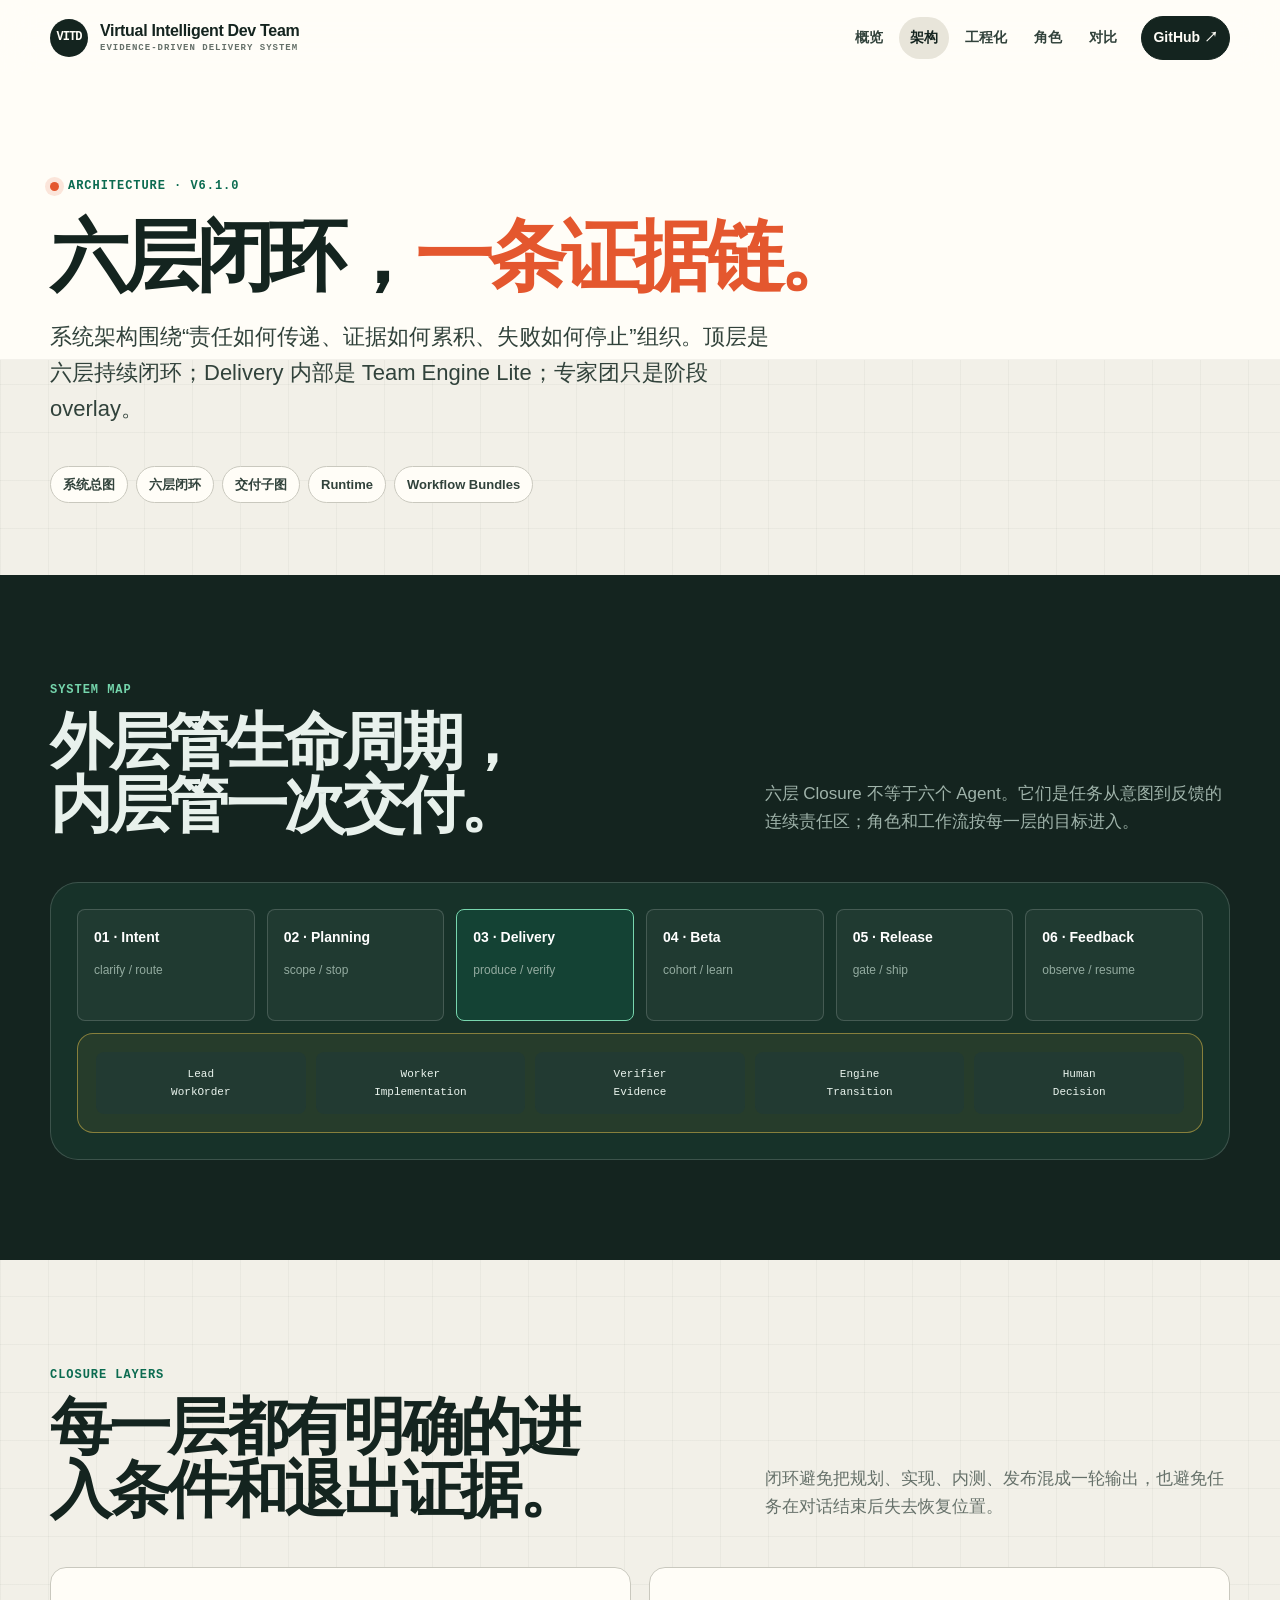
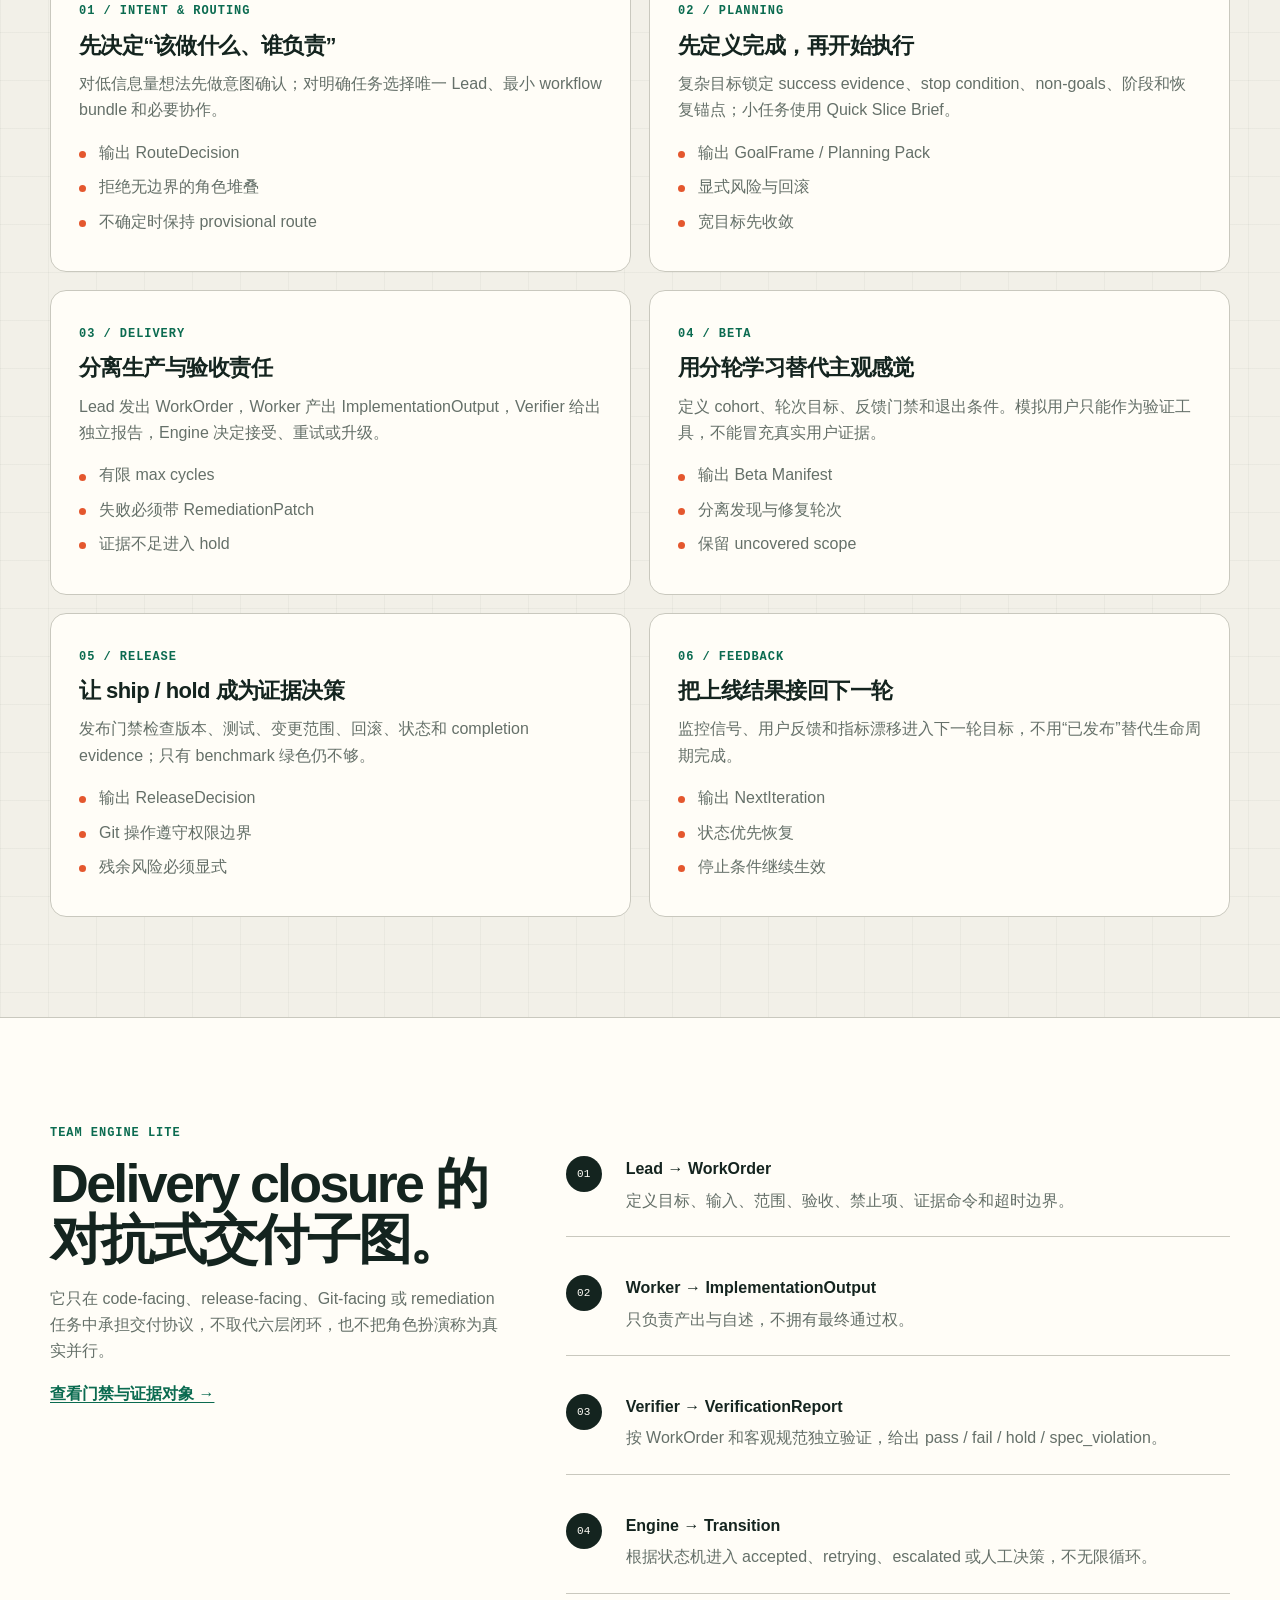
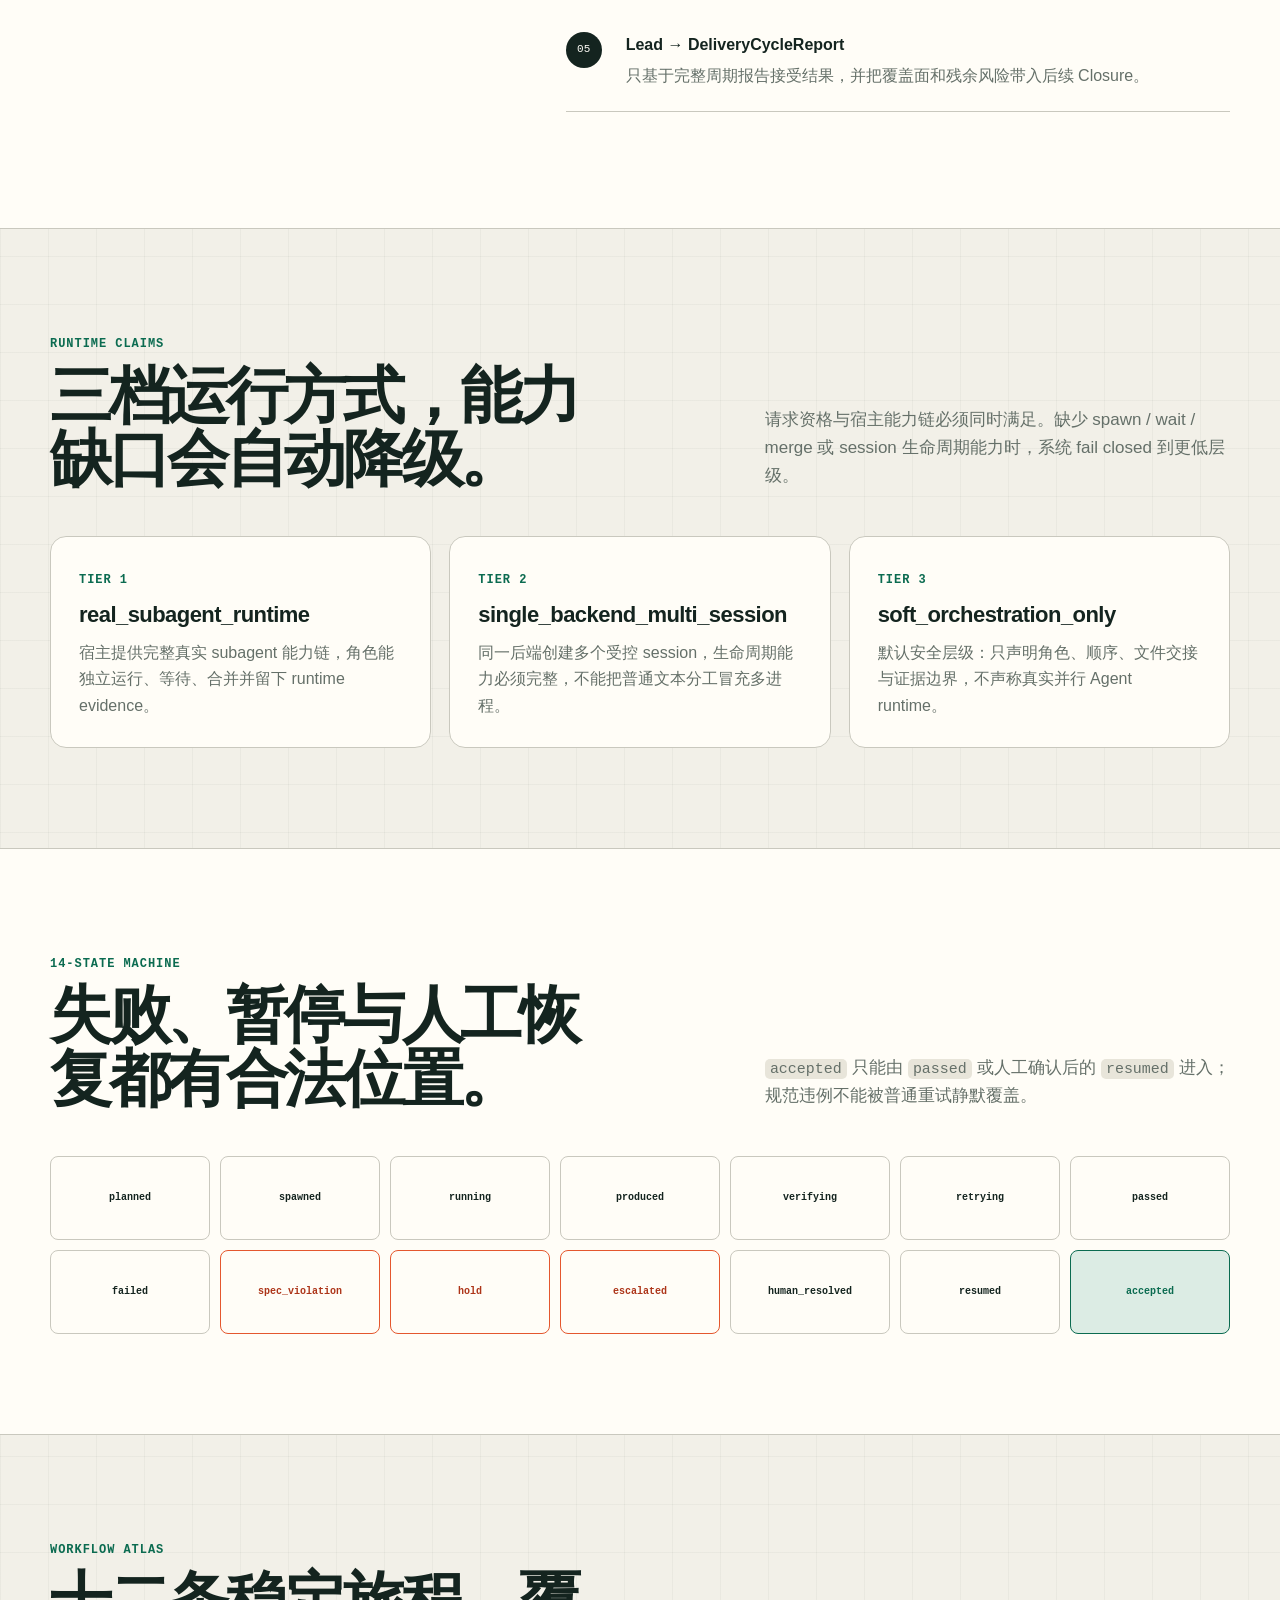
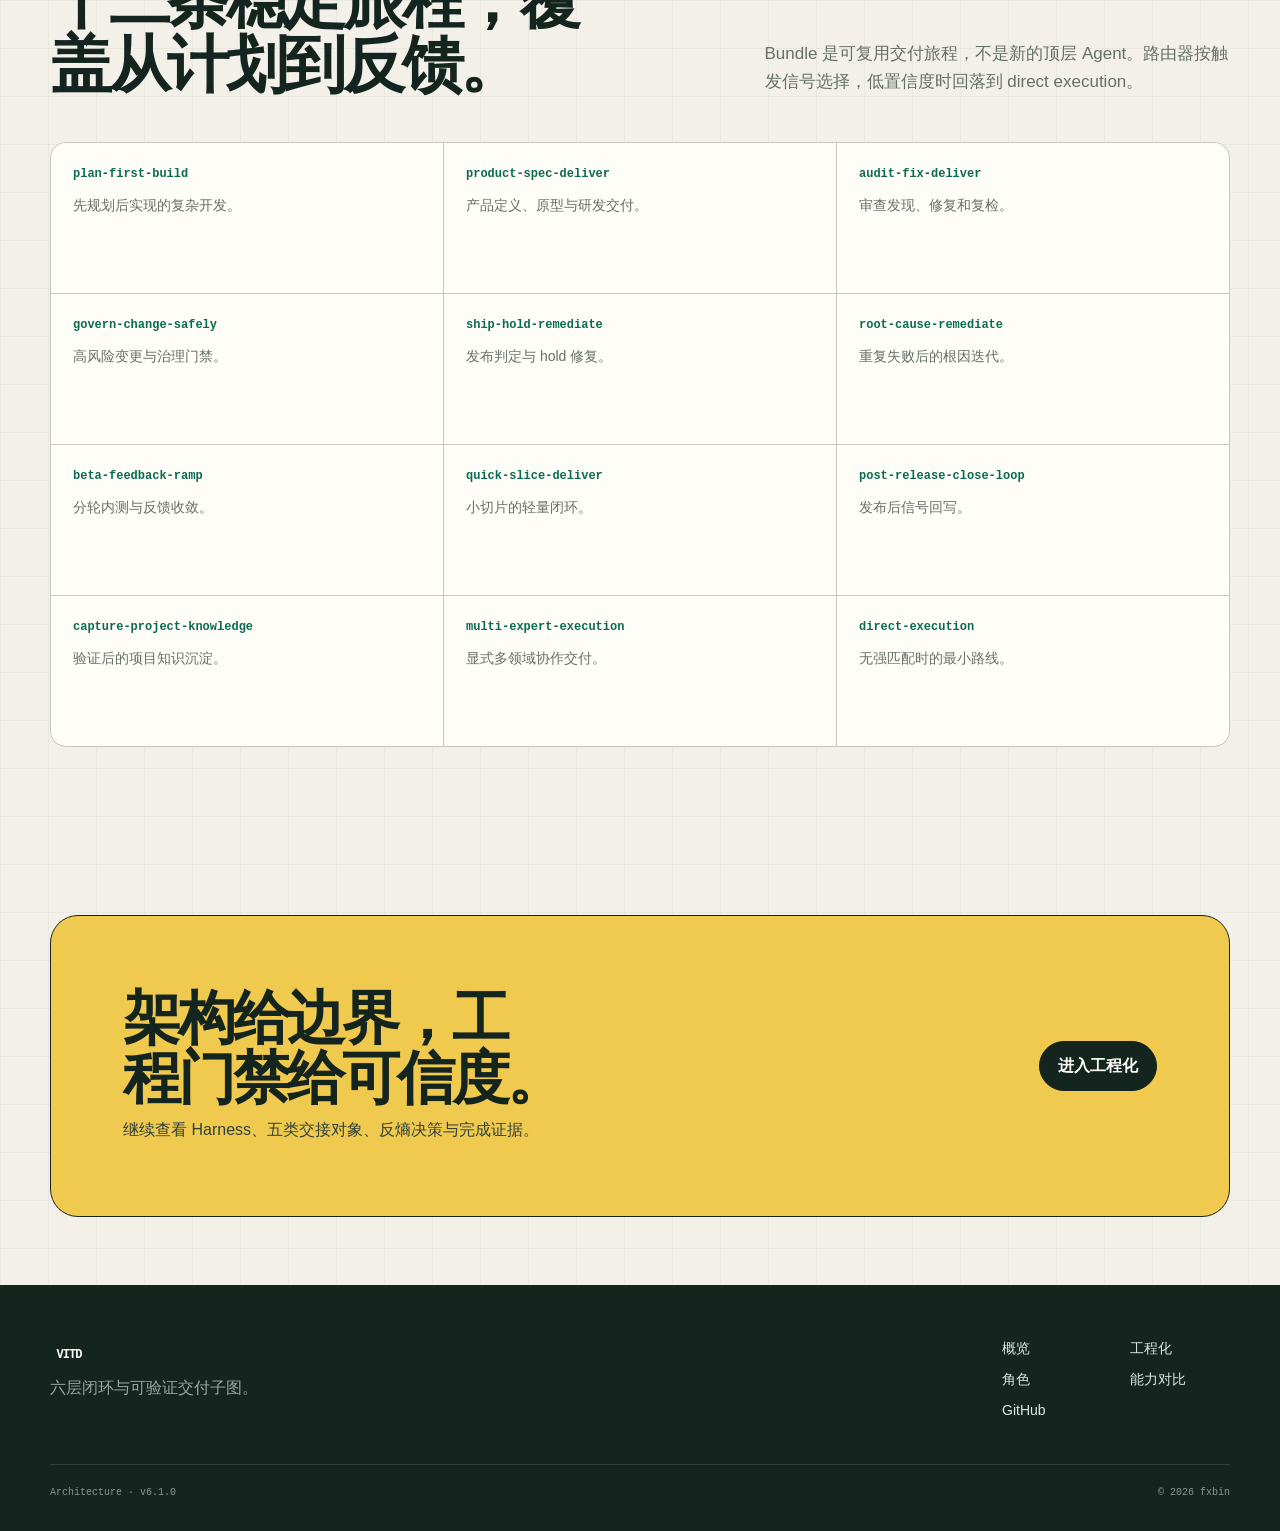
<file: docs/architecture.html>
<!doctype html>
<html lang="zh-CN">
<head>
  <meta charset="utf-8">
  <meta name="viewport" content="width=device-width, initial-scale=1">
  <meta name="description" content="Virtual Intelligent Dev Team 的六层闭环、Team Engine Lite 交付子图、Stage Council 与 runtime 分层。">
  <meta name="theme-color" content="#14241f">
  <title>系统架构 — Virtual Intelligent Dev Team</title>
  <link rel="icon" href="data:,">
  <link rel="stylesheet" href="assets/site.css?v=v6.1.0">
  <script src="assets/site.js?v=v6.1.0" defer></script>
</head>
<body>
  <a class="skip-link" href="#main-content">跳到主要内容</a>
  <header class="site-header" data-site-header>
    <div class="container nav-shell">
      <a class="brand" href="index.html" aria-label="Virtual Intelligent Dev Team 首页"><span class="brand-mark">VITD</span><span class="brand-copy">Virtual Intelligent Dev Team<small>Evidence-driven delivery system</small></span></a>
      <button class="nav-toggle" type="button" aria-expanded="false" aria-controls="site-navigation" aria-label="打开导航" data-nav-toggle><span></span><span></span></button>
      <nav class="site-nav" id="site-navigation" aria-label="主导航" data-site-nav>
        <a href="index.html">概览</a><a href="architecture.html" aria-current="page">架构</a><a href="engineering.html">工程化</a><a href="agents.html">角色</a><a href="matrix.html">对比</a><a class="nav-github" href="https://github.com/fxbin/virtual-intelligent-dev-team">GitHub ↗</a>
      </nav>
    </div>
  </header>

  <main id="main-content">
    <section class="page-hero">
      <div class="container">
        <p class="eyebrow">Architecture · v6.1.0</p>
        <h1>六层闭环，<span class="accent-text">一条证据链。</span></h1>
        <p class="lede">系统架构围绕“责任如何传递、证据如何累积、失败如何停止”组织。顶层是六层持续闭环；Delivery 内部是 Team Engine Lite；专家团只是阶段 overlay。</p>
        <div class="page-index" aria-label="本页目录"><a href="#system-map">系统总图</a><a href="#closures">六层闭环</a><a href="#delivery">交付子图</a><a href="#runtime">Runtime</a><a href="#bundles">Workflow Bundles</a></div>
      </div>
    </section>

    <section class="section section-dark" id="system-map">
      <div class="container">
        <div class="section-head">
          <div><span class="section-kicker">System map</span><h2>外层管生命周期，内层管一次交付。</h2></div>
          <p>六层 Closure 不等于六个 Agent。它们是任务从意图到反馈的连续责任区；角色和工作流按每一层的目标进入。</p>
        </div>
        <div class="system-map" role="img" aria-label="六层闭环内嵌 Team Engine Lite 交付子图">
          <div class="map-row">
            <div class="map-node"><strong>01 · Intent</strong><span>clarify / route</span></div>
            <div class="map-node"><strong>02 · Planning</strong><span>scope / stop</span></div>
            <div class="map-node is-active"><strong>03 · Delivery</strong><span>produce / verify</span></div>
            <div class="map-node"><strong>04 · Beta</strong><span>cohort / learn</span></div>
            <div class="map-node"><strong>05 · Release</strong><span>gate / ship</span></div>
            <div class="map-node"><strong>06 · Feedback</strong><span>observe / resume</span></div>
          </div>
          <div class="delivery-subgraph">
            <div class="delivery-node">Lead<br>WorkOrder</div><div class="delivery-node">Worker<br>Implementation</div><div class="delivery-node">Verifier<br>Evidence</div><div class="delivery-node">Engine<br>Transition</div><div class="delivery-node">Human<br>Decision</div>
          </div>
        </div>
      </div>
    </section>

    <section class="section" id="closures">
      <div class="container">
        <div class="section-head">
          <div><span class="section-kicker">Closure layers</span><h2>每一层都有明确的进入条件和退出证据。</h2></div>
          <p>闭环避免把规划、实现、内测、发布混成一轮输出，也避免任务在对话结束后失去恢复位置。</p>
        </div>
        <div class="grid-2">
          <article class="card"><span class="card-kicker">01 / Intent &amp; Routing</span><h3>先决定“该做什么、谁负责”</h3><p>对低信息量想法先做意图确认；对明确任务选择唯一 Lead、最小 workflow bundle 和必要协作。</p><ul><li>输出 RouteDecision</li><li>拒绝无边界的角色堆叠</li><li>不确定时保持 provisional route</li></ul></article>
          <article class="card"><span class="card-kicker">02 / Planning</span><h3>先定义完成，再开始执行</h3><p>复杂目标锁定 success evidence、stop condition、non-goals、阶段和恢复锚点；小任务使用 Quick Slice Brief。</p><ul><li>输出 GoalFrame / Planning Pack</li><li>显式风险与回滚</li><li>宽目标先收敛</li></ul></article>
          <article class="card"><span class="card-kicker">03 / Delivery</span><h3>分离生产与验收责任</h3><p>Lead 发出 WorkOrder，Worker 产出 ImplementationOutput，Verifier 给出独立报告，Engine 决定接受、重试或升级。</p><ul><li>有限 max cycles</li><li>失败必须带 RemediationPatch</li><li>证据不足进入 hold</li></ul></article>
          <article class="card"><span class="card-kicker">04 / Beta</span><h3>用分轮学习替代主观感觉</h3><p>定义 cohort、轮次目标、反馈门禁和退出条件。模拟用户只能作为验证工具，不能冒充真实用户证据。</p><ul><li>输出 Beta Manifest</li><li>分离发现与修复轮次</li><li>保留 uncovered scope</li></ul></article>
          <article class="card"><span class="card-kicker">05 / Release</span><h3>让 ship / hold 成为证据决策</h3><p>发布门禁检查版本、测试、变更范围、回滚、状态和 completion evidence；只有 benchmark 绿色仍不够。</p><ul><li>输出 ReleaseDecision</li><li>Git 操作遵守权限边界</li><li>残余风险必须显式</li></ul></article>
          <article class="card"><span class="card-kicker">06 / Feedback</span><h3>把上线结果接回下一轮</h3><p>监控信号、用户反馈和指标漂移进入下一轮目标，不用“已发布”替代生命周期完成。</p><ul><li>输出 NextIteration</li><li>状态优先恢复</li><li>停止条件继续生效</li></ul></article>
        </div>
      </div>
    </section>

    <section class="section section-cream" id="delivery">
      <div class="container">
        <div class="two-column-copy">
          <div class="sticky-copy"><span class="section-kicker">Team Engine Lite</span><h2>Delivery closure 的对抗式交付子图。</h2><p>它只在 code-facing、release-facing、Git-facing 或 remediation 任务中承担交付协议，不取代六层闭环，也不把角色扮演称为真实并行。</p><a class="text-link" href="engineering.html">查看门禁与证据对象 →</a></div>
          <div>
            <ol class="process-list">
              <li><div><strong>Lead → WorkOrder</strong><p>定义目标、输入、范围、验收、禁止项、证据命令和超时边界。</p></div></li>
              <li><div><strong>Worker → ImplementationOutput</strong><p>只负责产出与自述，不拥有最终通过权。</p></div></li>
              <li><div><strong>Verifier → VerificationReport</strong><p>按 WorkOrder 和客观规范独立验证，给出 pass / fail / hold / spec_violation。</p></div></li>
              <li><div><strong>Engine → Transition</strong><p>根据状态机进入 accepted、retrying、escalated 或人工决策，不无限循环。</p></div></li>
              <li><div><strong>Lead → DeliveryCycleReport</strong><p>只基于完整周期报告接受结果，并把覆盖面和残余风险带入后续 Closure。</p></div></li>
            </ol>
          </div>
        </div>
      </div>
    </section>

    <section class="section" id="runtime">
      <div class="container">
        <div class="section-head"><div><span class="section-kicker">Runtime claims</span><h2>三档运行方式，能力缺口会自动降级。</h2></div><p>请求资格与宿主能力链必须同时满足。缺少 spawn / wait / merge 或 session 生命周期能力时，系统 fail closed 到更低层级。</p></div>
        <div class="grid-3">
          <article class="card"><span class="card-kicker">Tier 1</span><h3>real_subagent_runtime</h3><p>宿主提供完整真实 subagent 能力链，角色能独立运行、等待、合并并留下 runtime evidence。</p></article>
          <article class="card"><span class="card-kicker">Tier 2</span><h3>single_backend_multi_session</h3><p>同一后端创建多个受控 session，生命周期能力必须完整，不能把普通文本分工冒充多进程。</p></article>
          <article class="card"><span class="card-kicker">Tier 3</span><h3>soft_orchestration_only</h3><p>默认安全层级：只声明角色、顺序、文件交接与证据边界，不声称真实并行 Agent runtime。</p></article>
        </div>
      </div>
    </section>

    <section class="section section-cream" id="states">
      <div class="container">
        <div class="section-head"><div><span class="section-kicker">14-state machine</span><h2>失败、暂停与人工恢复都有合法位置。</h2></div><p><code>accepted</code> 只能由 <code>passed</code> 或人工确认后的 <code>resumed</code> 进入；规范违例不能被普通重试静默覆盖。</p></div>
        <div class="state-grid" aria-label="Team Engine Lite 十四个合法状态">
          <div class="state">planned</div><div class="state">spawned</div><div class="state">running</div><div class="state">produced</div><div class="state">verifying</div><div class="state">retrying</div><div class="state">passed</div><div class="state">failed</div><div class="state is-gate">spec_violation</div><div class="state is-gate">hold</div><div class="state is-gate">escalated</div><div class="state">human_resolved</div><div class="state">resumed</div><div class="state is-done">accepted</div>
        </div>
      </div>
    </section>

    <section class="section" id="bundles">
      <div class="container">
        <div class="section-head"><div><span class="section-kicker">Workflow atlas</span><h2>十二条稳定旅程，覆盖从计划到反馈。</h2></div><p>Bundle 是可复用交付旅程，不是新的顶层 Agent。路由器按触发信号选择，低置信度时回落到 direct execution。</p></div>
        <div class="bundle-list">
          <article class="bundle-item"><code>plan-first-build</code><p>先规划后实现的复杂开发。</p></article>
          <article class="bundle-item"><code>product-spec-deliver</code><p>产品定义、原型与研发交付。</p></article>
          <article class="bundle-item"><code>audit-fix-deliver</code><p>审查发现、修复和复检。</p></article>
          <article class="bundle-item"><code>govern-change-safely</code><p>高风险变更与治理门禁。</p></article>
          <article class="bundle-item"><code>ship-hold-remediate</code><p>发布判定与 hold 修复。</p></article>
          <article class="bundle-item"><code>root-cause-remediate</code><p>重复失败后的根因迭代。</p></article>
          <article class="bundle-item"><code>beta-feedback-ramp</code><p>分轮内测与反馈收敛。</p></article>
          <article class="bundle-item"><code>quick-slice-deliver</code><p>小切片的轻量闭环。</p></article>
          <article class="bundle-item"><code>post-release-close-loop</code><p>发布后信号回写。</p></article>
          <article class="bundle-item"><code>capture-project-knowledge</code><p>验证后的项目知识沉淀。</p></article>
          <article class="bundle-item"><code>multi-expert-execution</code><p>显式多领域协作交付。</p></article>
          <article class="bundle-item"><code>direct-execution</code><p>无强匹配时的最小路线。</p></article>
        </div>
      </div>
    </section>

    <section class="section section-compact"><div class="container"><div class="cta-panel"><div><h2>架构给边界，工程门禁给可信度。</h2><p>继续查看 Harness、五类交接对象、反熵决策与完成证据。</p></div><a class="button button-primary" href="engineering.html">进入工程化</a></div></div></section>
  </main>

  <footer class="site-footer"><div class="container"><div class="footer-grid"><div class="footer-copy"><a class="brand" href="index.html"><span class="brand-mark">VITD</span><span>Virtual Intelligent Dev Team</span></a><p>六层闭环与可验证交付子图。</p></div><nav class="footer-links" aria-label="页脚导航"><a href="index.html">概览</a><a href="engineering.html">工程化</a><a href="agents.html">角色</a><a href="matrix.html">能力对比</a><a href="https://github.com/fxbin/virtual-intelligent-dev-team">GitHub</a></nav></div><div class="footer-bottom"><span>Architecture · v6.1.0</span><span>© <span data-current-year>2026</span> fxbin</span></div></div></footer>
</body>
</html>
</file>
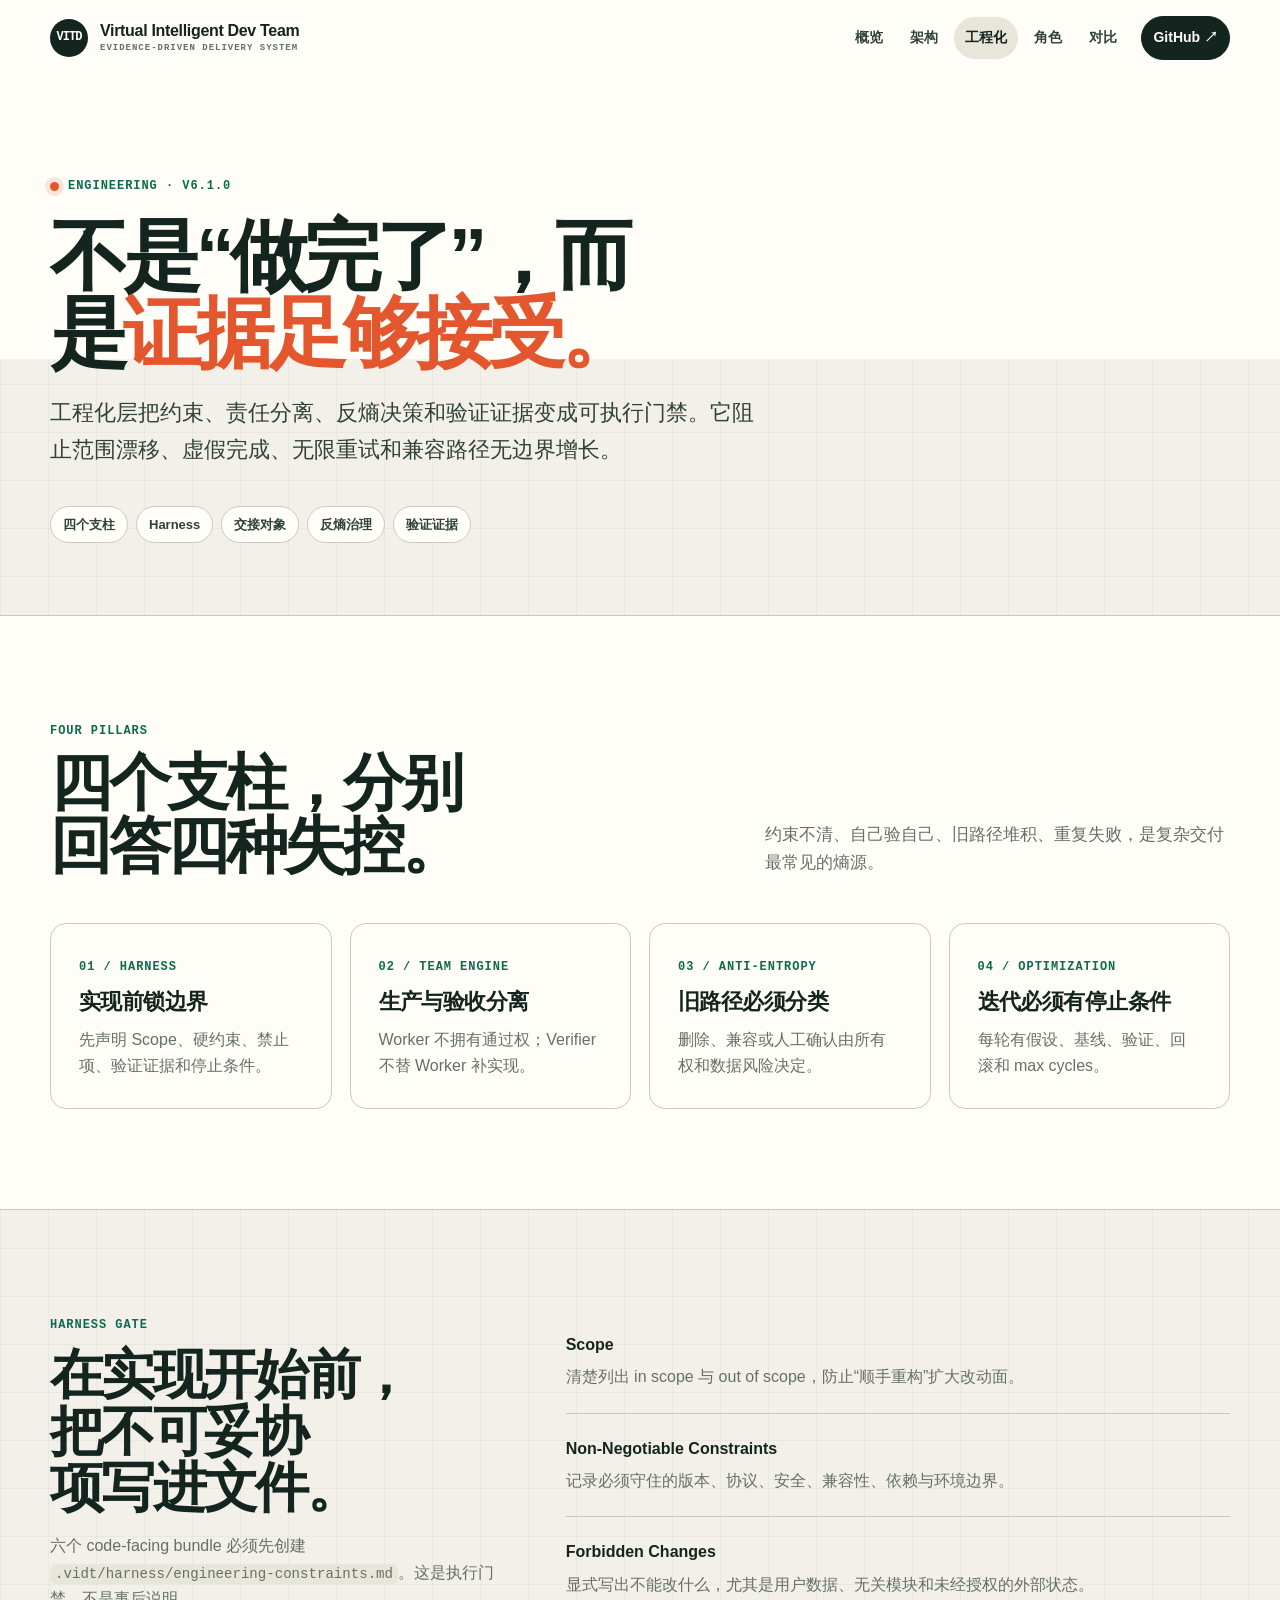
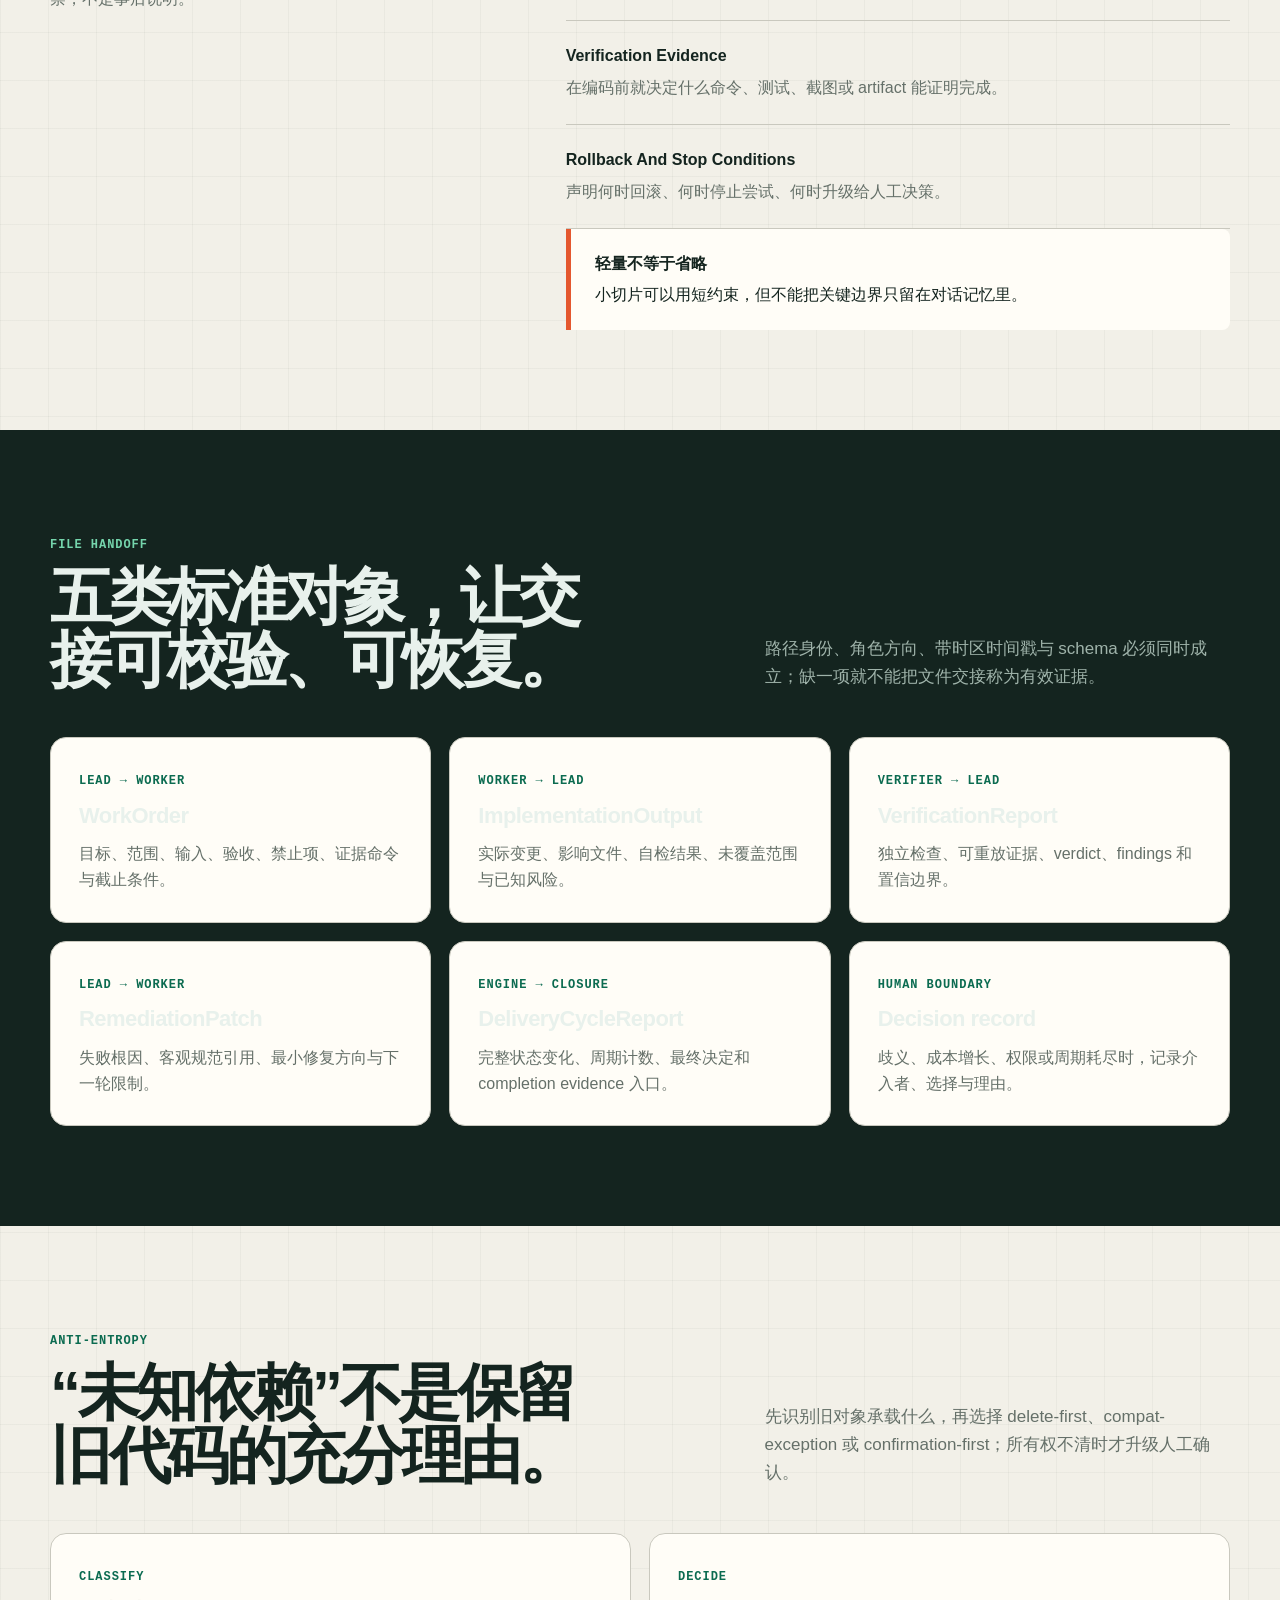
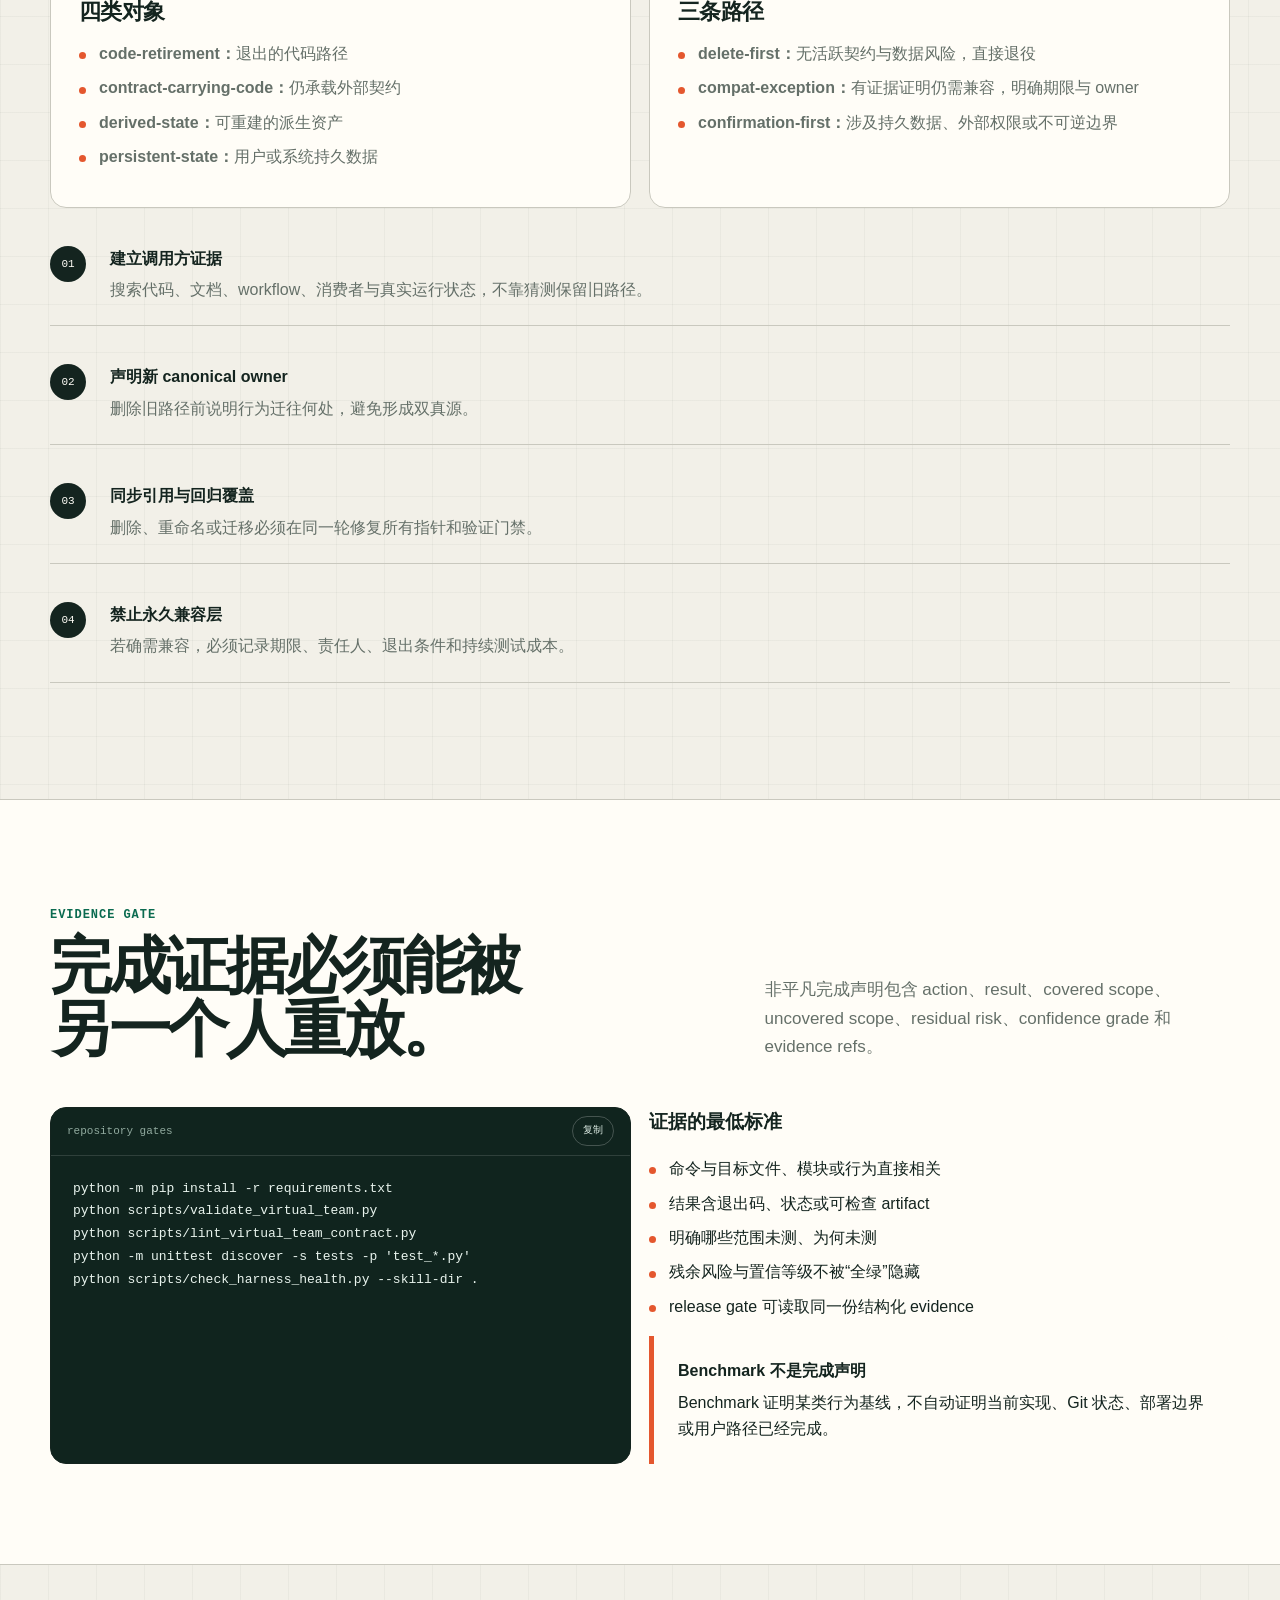
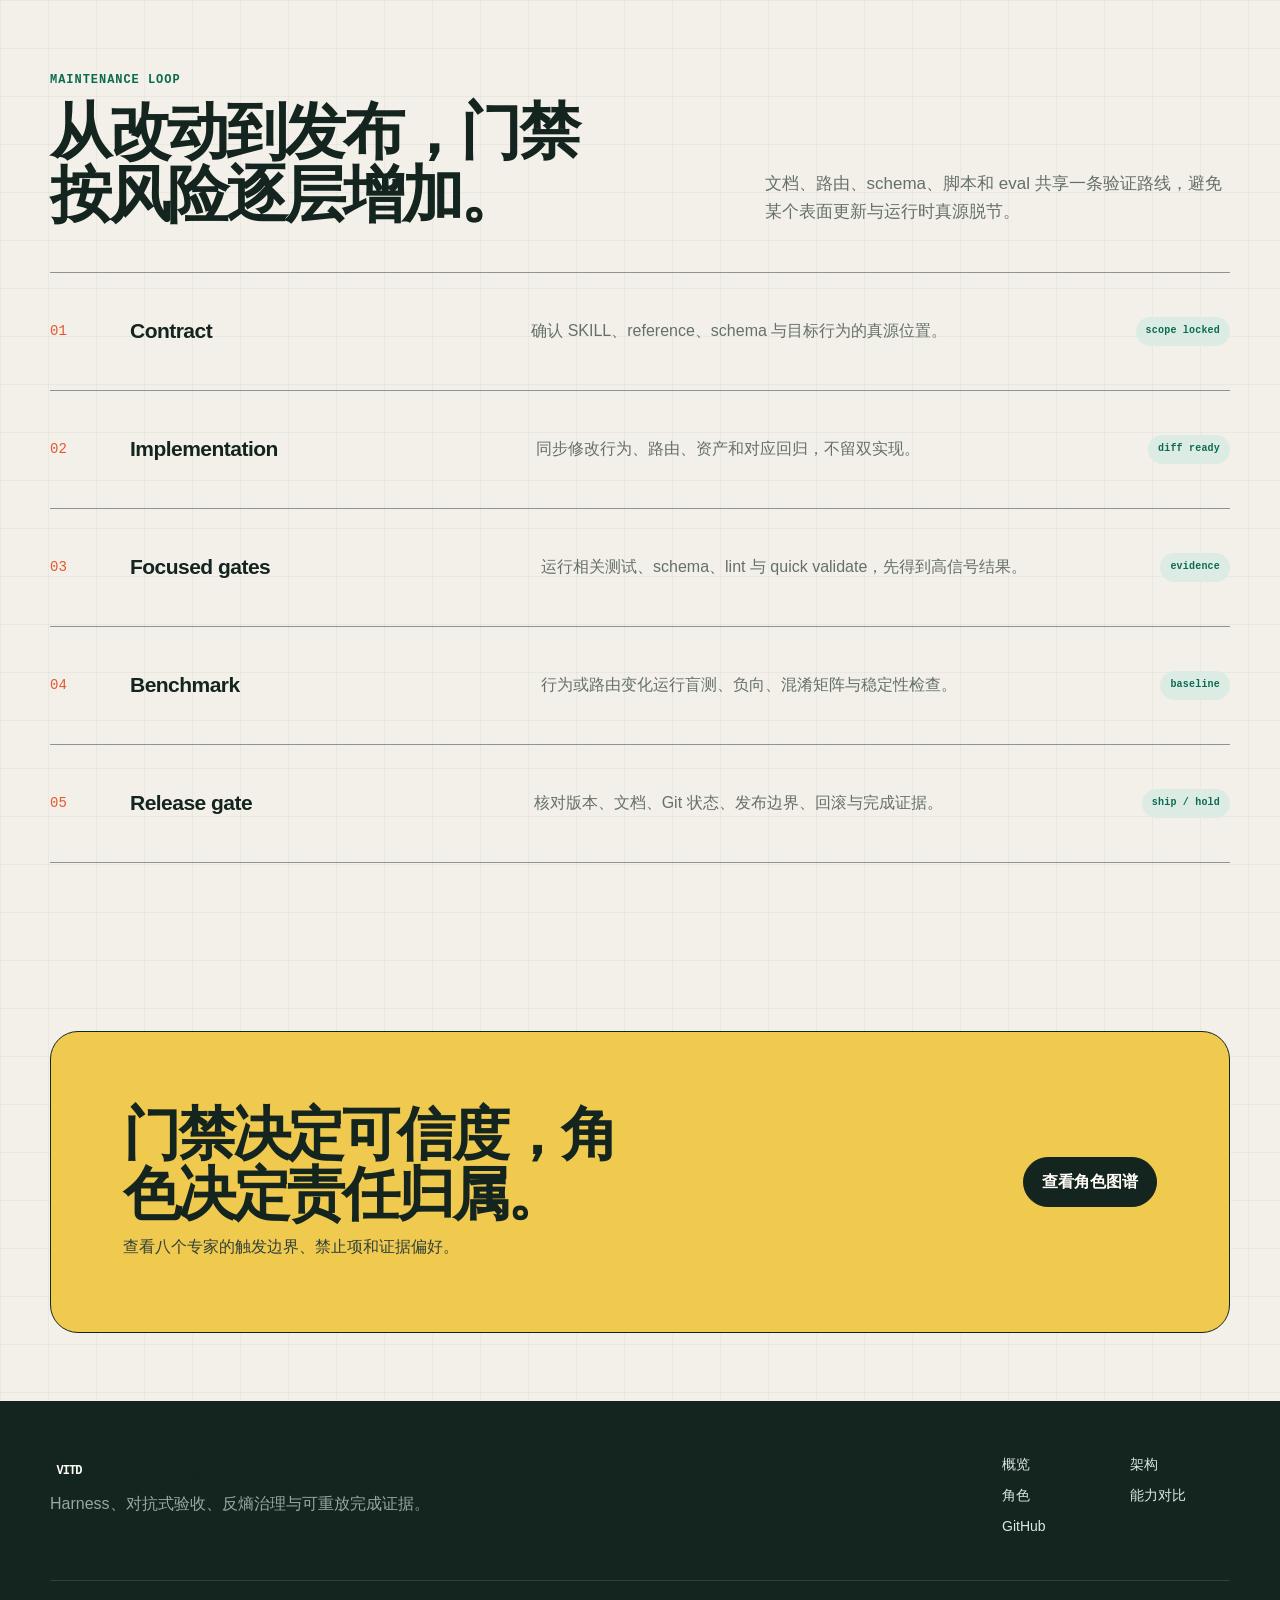
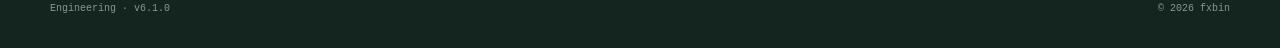
<file: docs/engineering.html>
<!doctype html>
<html lang="zh-CN">
<head>
  <meta charset="utf-8">
  <meta name="viewport" content="width=device-width, initial-scale=1">
  <meta name="description" content="Virtual Intelligent Dev Team 的 Harness、Team Engine Lite、反熵治理、证据门禁与验证路径。">
  <meta name="theme-color" content="#14241f">
  <title>工程化与证据门禁 — Virtual Intelligent Dev Team</title>
  <link rel="icon" href="data:,">
  <link rel="stylesheet" href="assets/site.css?v=v6.1.0">
  <script src="assets/site.js?v=v6.1.0" defer></script>
</head>
<body>
  <a class="skip-link" href="#main-content">跳到主要内容</a>
  <header class="site-header" data-site-header>
    <div class="container nav-shell">
      <a class="brand" href="index.html" aria-label="Virtual Intelligent Dev Team 首页"><span class="brand-mark">VITD</span><span class="brand-copy">Virtual Intelligent Dev Team<small>Evidence-driven delivery system</small></span></a>
      <button class="nav-toggle" type="button" aria-expanded="false" aria-controls="site-navigation" aria-label="打开导航" data-nav-toggle><span></span><span></span></button>
      <nav class="site-nav" id="site-navigation" aria-label="主导航" data-site-nav><a href="index.html">概览</a><a href="architecture.html">架构</a><a href="engineering.html" aria-current="page">工程化</a><a href="agents.html">角色</a><a href="matrix.html">对比</a><a class="nav-github" href="https://github.com/fxbin/virtual-intelligent-dev-team">GitHub ↗</a></nav>
    </div>
  </header>

  <main id="main-content">
    <section class="page-hero">
      <div class="container">
        <p class="eyebrow">Engineering · v6.1.0</p>
        <h1>不是“做完了”，而是<span class="accent-text">证据足够接受。</span></h1>
        <p class="lede">工程化层把约束、责任分离、反熵决策和验证证据变成可执行门禁。它阻止范围漂移、虚假完成、无限重试和兼容路径无边界增长。</p>
        <div class="page-index" aria-label="本页目录"><a href="#pillars">四个支柱</a><a href="#harness">Harness</a><a href="#objects">交接对象</a><a href="#anti-entropy">反熵治理</a><a href="#evidence">验证证据</a></div>
      </div>
    </section>

    <section class="section section-cream" id="pillars">
      <div class="container">
        <div class="section-head"><div><span class="section-kicker">Four pillars</span><h2>四个支柱，分别回答四种失控。</h2></div><p>约束不清、自己验自己、旧路径堆积、重复失败，是复杂交付最常见的熵源。</p></div>
        <div class="grid-4">
          <article class="card"><span class="card-kicker">01 / Harness</span><h3>实现前锁边界</h3><p>先声明 Scope、硬约束、禁止项、验证证据和停止条件。</p></article>
          <article class="card"><span class="card-kicker">02 / Team Engine</span><h3>生产与验收分离</h3><p>Worker 不拥有通过权；Verifier 不替 Worker 补实现。</p></article>
          <article class="card"><span class="card-kicker">03 / Anti-Entropy</span><h3>旧路径必须分类</h3><p>删除、兼容或人工确认由所有权和数据风险决定。</p></article>
          <article class="card"><span class="card-kicker">04 / Optimization</span><h3>迭代必须有停止条件</h3><p>每轮有假设、基线、验证、回滚和 max cycles。</p></article>
        </div>
      </div>
    </section>

    <section class="section" id="harness">
      <div class="container">
        <div class="two-column-copy">
          <div class="sticky-copy"><span class="section-kicker">Harness gate</span><h2>在实现开始前，把不可妥协项写进文件。</h2><p>六个 code-facing bundle 必须先创建 <code>.vidt/harness/engineering-constraints.md</code>。这是执行门禁，不是事后说明。</p></div>
          <div>
            <dl class="definition-list">
              <div><dt>Scope</dt><dd>清楚列出 in scope 与 out of scope，防止“顺手重构”扩大改动面。</dd></div>
              <div><dt>Non-Negotiable Constraints</dt><dd>记录必须守住的版本、协议、安全、兼容性、依赖与环境边界。</dd></div>
              <div><dt>Forbidden Changes</dt><dd>显式写出不能改什么，尤其是用户数据、无关模块和未经授权的外部状态。</dd></div>
              <div><dt>Verification Evidence</dt><dd>在编码前就决定什么命令、测试、截图或 artifact 能证明完成。</dd></div>
              <div><dt>Rollback And Stop Conditions</dt><dd>声明何时回滚、何时停止尝试、何时升级给人工决策。</dd></div>
            </dl>
            <div class="notice"><strong>轻量不等于省略</strong><p>小切片可以用短约束，但不能把关键边界只留在对话记忆里。</p></div>
          </div>
        </div>
      </div>
    </section>

    <section class="section section-dark" id="objects">
      <div class="container">
        <div class="section-head"><div><span class="section-kicker">File handoff</span><h2>五类标准对象，让交接可校验、可恢复。</h2></div><p>路径身份、角色方向、带时区时间戳与 schema 必须同时成立；缺一项就不能把文件交接称为有效证据。</p></div>
        <div class="grid-3">
          <article class="card"><span class="card-kicker">Lead → Worker</span><h3>WorkOrder</h3><p>目标、范围、输入、验收、禁止项、证据命令与截止条件。</p></article>
          <article class="card"><span class="card-kicker">Worker → Lead</span><h3>ImplementationOutput</h3><p>实际变更、影响文件、自检结果、未覆盖范围与已知风险。</p></article>
          <article class="card"><span class="card-kicker">Verifier → Lead</span><h3>VerificationReport</h3><p>独立检查、可重放证据、verdict、findings 和置信边界。</p></article>
          <article class="card"><span class="card-kicker">Lead → Worker</span><h3>RemediationPatch</h3><p>失败根因、客观规范引用、最小修复方向与下一轮限制。</p></article>
          <article class="card"><span class="card-kicker">Engine → Closure</span><h3>DeliveryCycleReport</h3><p>完整状态变化、周期计数、最终决定和 completion evidence 入口。</p></article>
          <article class="card"><span class="card-kicker">Human boundary</span><h3>Decision record</h3><p>歧义、成本增长、权限或周期耗尽时，记录介入者、选择与理由。</p></article>
        </div>
      </div>
    </section>

    <section class="section" id="anti-entropy">
      <div class="container">
        <div class="section-head"><div><span class="section-kicker">Anti-entropy</span><h2>“未知依赖”不是保留旧代码的充分理由。</h2></div><p>先识别旧对象承载什么，再选择 delete-first、compat-exception 或 confirmation-first；所有权不清时才升级人工确认。</p></div>
        <div class="grid-2">
          <article class="card"><span class="card-kicker">Classify</span><h3>四类对象</h3><ul><li><strong>code-retirement：</strong>退出的代码路径</li><li><strong>contract-carrying-code：</strong>仍承载外部契约</li><li><strong>derived-state：</strong>可重建的派生资产</li><li><strong>persistent-state：</strong>用户或系统持久数据</li></ul></article>
          <article class="card"><span class="card-kicker">Decide</span><h3>三条路径</h3><ul><li><strong>delete-first：</strong>无活跃契约与数据风险，直接退役</li><li><strong>compat-exception：</strong>有证据证明仍需兼容，明确期限与 owner</li><li><strong>confirmation-first：</strong>涉及持久数据、外部权限或不可逆边界</li></ul></article>
        </div>
        <ol class="process-list">
          <li><div><strong>建立调用方证据</strong><p>搜索代码、文档、workflow、消费者与真实运行状态，不靠猜测保留旧路径。</p></div></li>
          <li><div><strong>声明新 canonical owner</strong><p>删除旧路径前说明行为迁往何处，避免形成双真源。</p></div></li>
          <li><div><strong>同步引用与回归覆盖</strong><p>删除、重命名或迁移必须在同一轮修复所有指针和验证门禁。</p></div></li>
          <li><div><strong>禁止永久兼容层</strong><p>若确需兼容，必须记录期限、责任人、退出条件和持续测试成本。</p></div></li>
        </ol>
      </div>
    </section>

    <section class="section section-cream" id="evidence">
      <div class="container">
        <div class="section-head"><div><span class="section-kicker">Evidence gate</span><h2>完成证据必须能被另一个人重放。</h2></div><p>非平凡完成声明包含 action、result、covered scope、uncovered scope、residual risk、confidence grade 和 evidence refs。</p></div>
        <div class="grid-2">
          <div class="code-card">
            <div class="code-head"><span>repository gates</span><button class="copy-button" type="button" data-copy-target="validation-commands">复制</button></div>
            <pre id="validation-commands"><code>python -m pip install -r requirements.txt
python scripts/validate_virtual_team.py
python scripts/lint_virtual_team_contract.py
python -m unittest discover -s tests -p 'test_*.py'
python scripts/check_harness_health.py --skill-dir .</code></pre>
          </div>
          <div>
            <h3>证据的最低标准</h3>
            <ul class="check-list">
              <li>命令与目标文件、模块或行为直接相关</li>
              <li>结果含退出码、状态或可检查 artifact</li>
              <li>明确哪些范围未测、为何未测</li>
              <li>残余风险与置信等级不被“全绿”隐藏</li>
              <li>release gate 可读取同一份结构化 evidence</li>
            </ul>
            <div class="notice"><strong>Benchmark 不是完成声明</strong><p>Benchmark 证明某类行为基线，不自动证明当前实现、Git 状态、部署边界或用户路径已经完成。</p></div>
          </div>
        </div>
      </div>
    </section>

    <section class="section" id="maintenance">
      <div class="container">
        <div class="section-head"><div><span class="section-kicker">Maintenance loop</span><h2>从改动到发布，门禁按风险逐层增加。</h2></div><p>文档、路由、schema、脚本和 eval 共享一条验证路线，避免某个表面更新与运行时真源脱节。</p></div>
        <div class="closure-rail">
          <article class="closure-item"><span class="closure-number">01</span><span class="closure-name">Contract</span><p>确认 SKILL、reference、schema 与目标行为的真源位置。</p><span class="closure-output">scope locked</span></article>
          <article class="closure-item"><span class="closure-number">02</span><span class="closure-name">Implementation</span><p>同步修改行为、路由、资产和对应回归，不留双实现。</p><span class="closure-output">diff ready</span></article>
          <article class="closure-item"><span class="closure-number">03</span><span class="closure-name">Focused gates</span><p>运行相关测试、schema、lint 与 quick validate，先得到高信号结果。</p><span class="closure-output">evidence</span></article>
          <article class="closure-item"><span class="closure-number">04</span><span class="closure-name">Benchmark</span><p>行为或路由变化运行盲测、负向、混淆矩阵与稳定性检查。</p><span class="closure-output">baseline</span></article>
          <article class="closure-item"><span class="closure-number">05</span><span class="closure-name">Release gate</span><p>核对版本、文档、Git 状态、发布边界、回滚与完成证据。</p><span class="closure-output">ship / hold</span></article>
        </div>
      </div>
    </section>

    <section class="section section-compact"><div class="container"><div class="cta-panel"><div><h2>门禁决定可信度，角色决定责任归属。</h2><p>查看八个专家的触发边界、禁止项和证据偏好。</p></div><a class="button button-primary" href="agents.html">查看角色图谱</a></div></div></section>
  </main>

  <footer class="site-footer"><div class="container"><div class="footer-grid"><div class="footer-copy"><a class="brand" href="index.html"><span class="brand-mark">VITD</span><span>Virtual Intelligent Dev Team</span></a><p>Harness、对抗式验收、反熵治理与可重放完成证据。</p></div><nav class="footer-links" aria-label="页脚导航"><a href="index.html">概览</a><a href="architecture.html">架构</a><a href="agents.html">角色</a><a href="matrix.html">能力对比</a><a href="https://github.com/fxbin/virtual-intelligent-dev-team">GitHub</a></nav></div><div class="footer-bottom"><span>Engineering · v6.1.0</span><span>© <span data-current-year>2026</span> fxbin</span></div></div></footer>
</body>
</html>
</file>
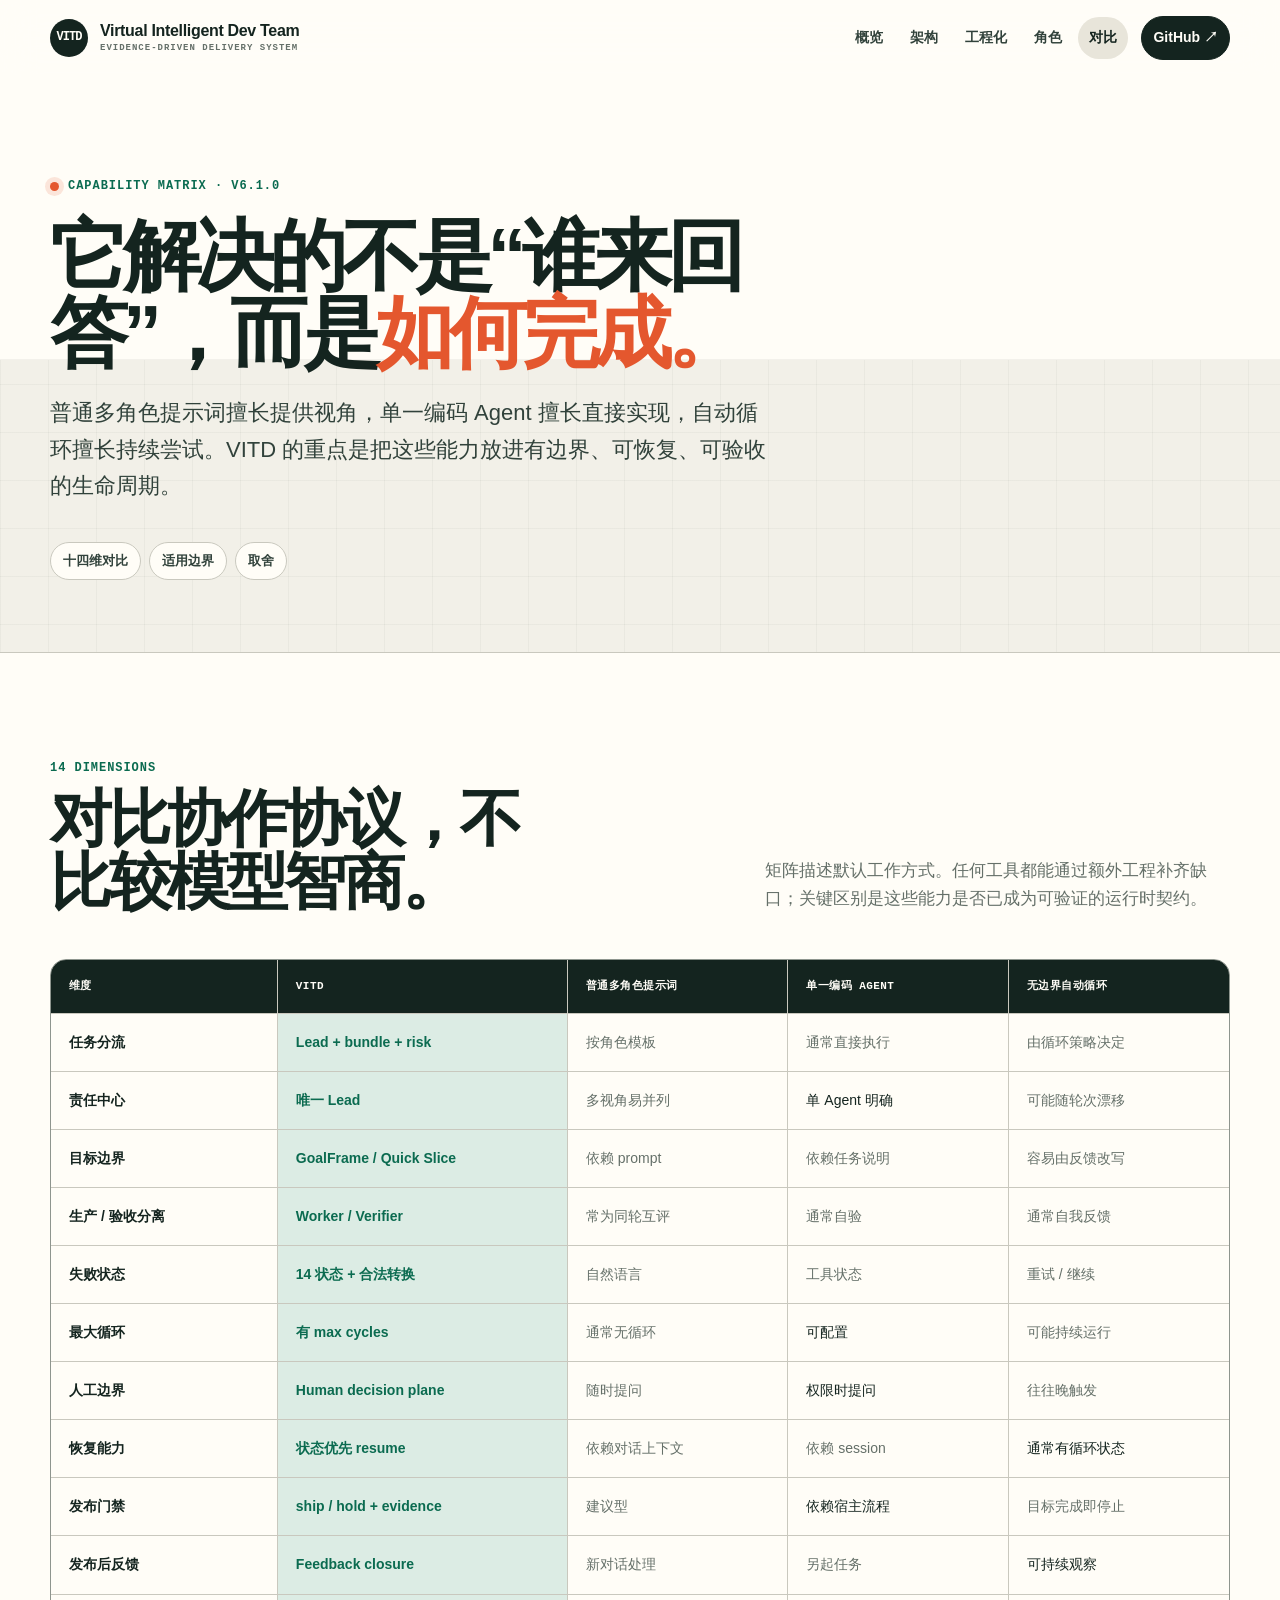
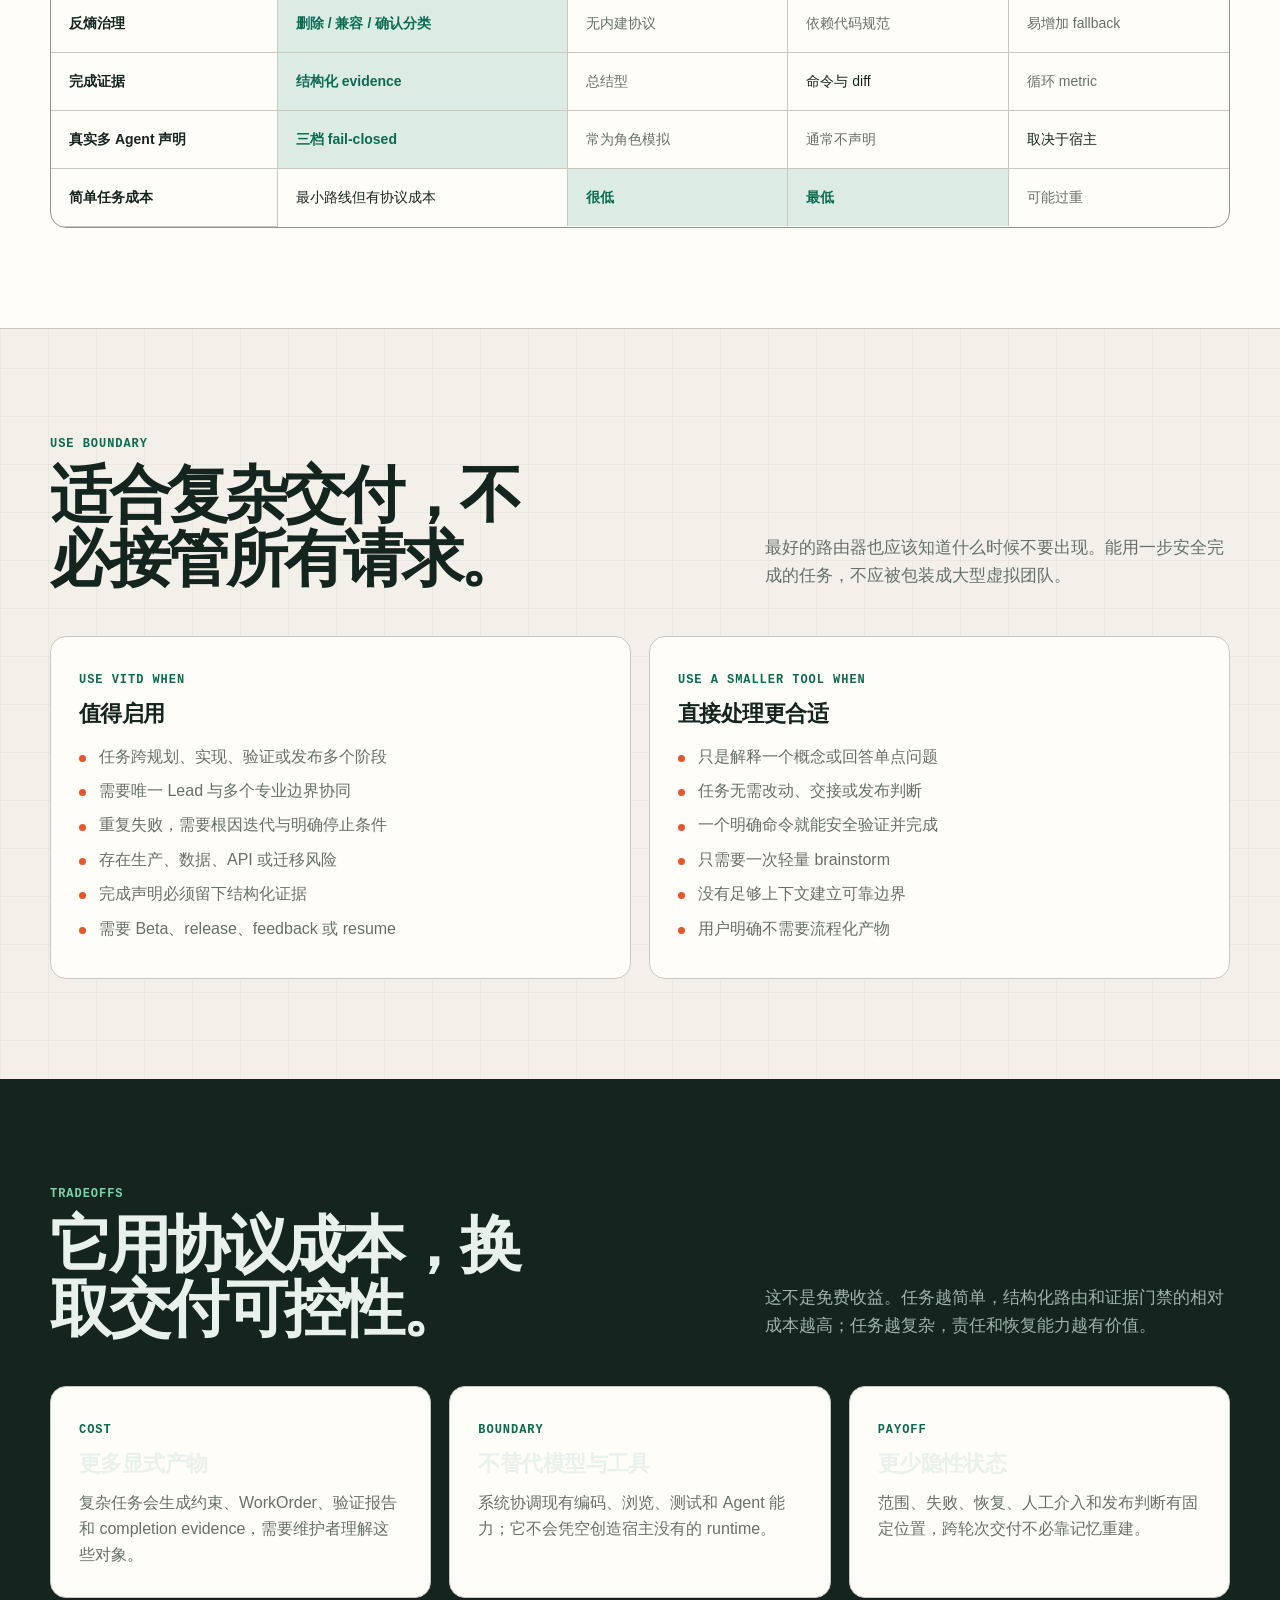
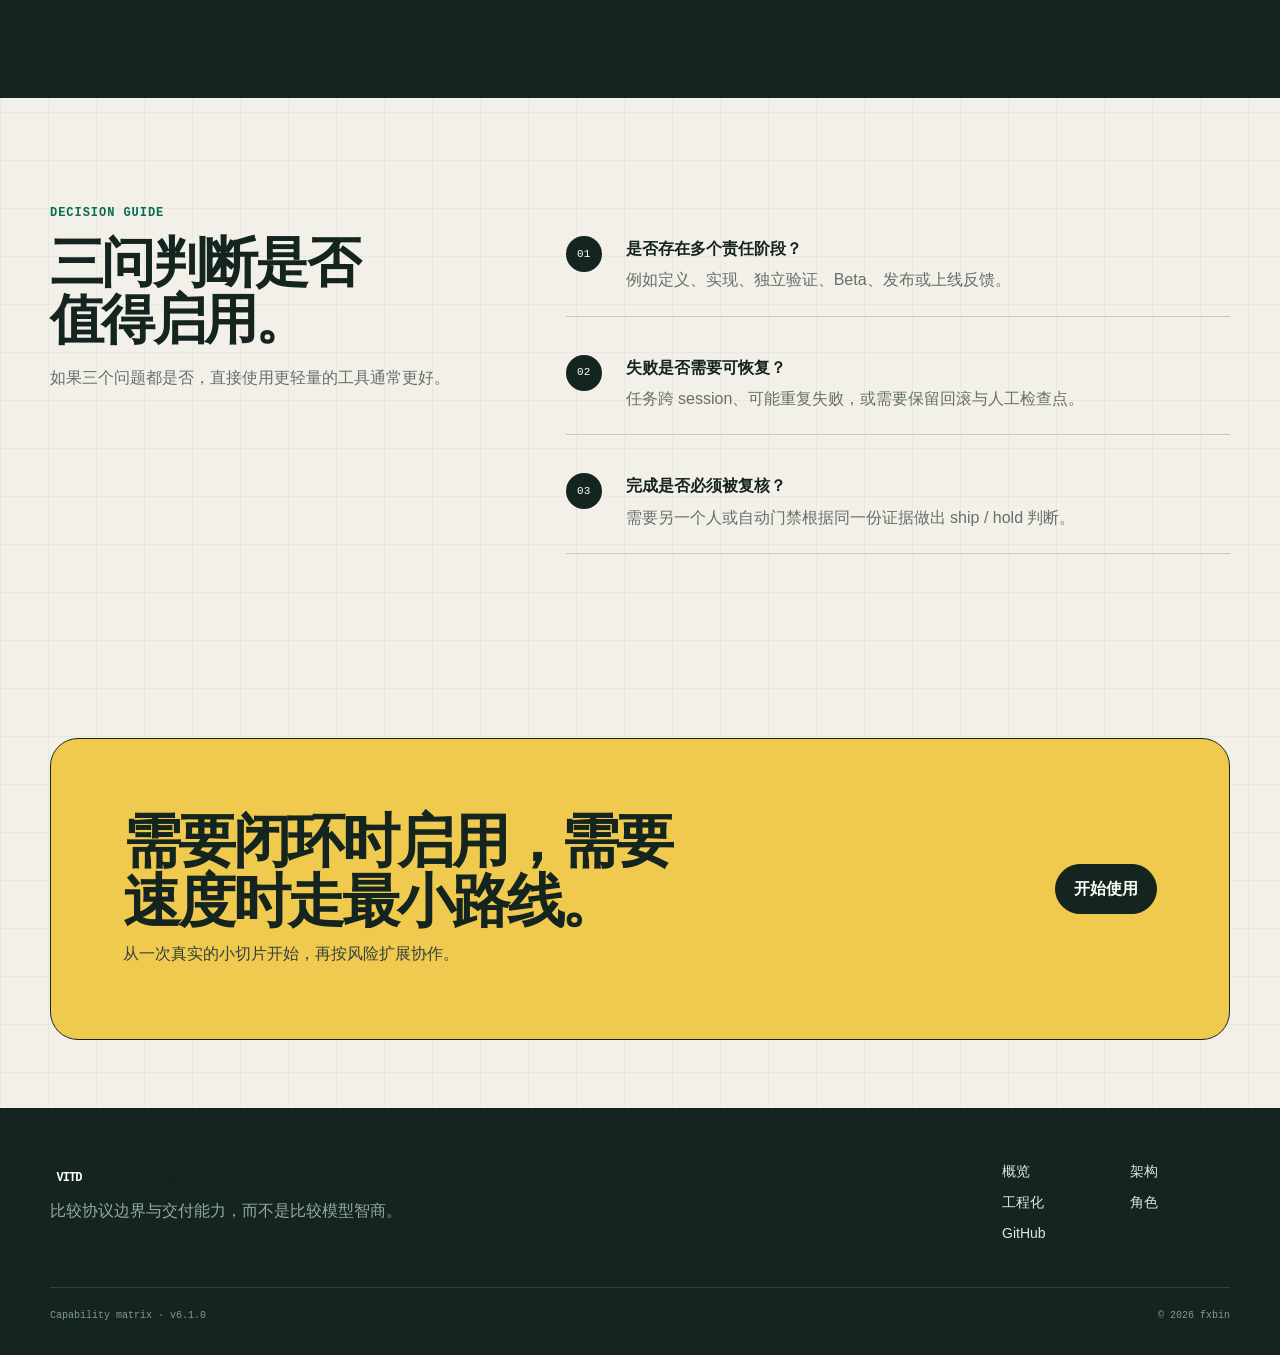
<file: docs/matrix.html>
<!doctype html>
<html lang="zh-CN">
<head>
  <meta charset="utf-8">
  <meta name="viewport" content="width=device-width, initial-scale=1">
  <meta name="description" content="Virtual Intelligent Dev Team 与普通多角色提示词、单一编码 Agent、无边界自动循环的能力矩阵。">
  <meta name="theme-color" content="#14241f">
  <title>能力矩阵 — Virtual Intelligent Dev Team</title>
  <link rel="icon" href="data:,">
  <link rel="stylesheet" href="assets/site.css?v=v6.1.0">
  <script src="assets/site.js?v=v6.1.0" defer></script>
</head>
<body>
  <a class="skip-link" href="#main-content">跳到主要内容</a>
  <header class="site-header" data-site-header>
    <div class="container nav-shell">
      <a class="brand" href="index.html" aria-label="Virtual Intelligent Dev Team 首页"><span class="brand-mark">VITD</span><span class="brand-copy">Virtual Intelligent Dev Team<small>Evidence-driven delivery system</small></span></a>
      <button class="nav-toggle" type="button" aria-expanded="false" aria-controls="site-navigation" aria-label="打开导航" data-nav-toggle><span></span><span></span></button>
      <nav class="site-nav" id="site-navigation" aria-label="主导航" data-site-nav><a href="index.html">概览</a><a href="architecture.html">架构</a><a href="engineering.html">工程化</a><a href="agents.html">角色</a><a href="matrix.html" aria-current="page">对比</a><a class="nav-github" href="https://github.com/fxbin/virtual-intelligent-dev-team">GitHub ↗</a></nav>
    </div>
  </header>

  <main id="main-content">
    <section class="page-hero">
      <div class="container">
        <p class="eyebrow">Capability matrix · v6.1.0</p>
        <h1>它解决的不是“谁来回答”，而是<span class="accent-text">如何完成。</span></h1>
        <p class="lede">普通多角色提示词擅长提供视角，单一编码 Agent 擅长直接实现，自动循环擅长持续尝试。VITD 的重点是把这些能力放进有边界、可恢复、可验收的生命周期。</p>
        <div class="page-index" aria-label="本页目录"><a href="#comparison">十四维对比</a><a href="#use-when">适用边界</a><a href="#tradeoffs">取舍</a></div>
      </div>
    </section>

    <section class="section section-cream" id="comparison">
      <div class="container">
        <div class="section-head"><div><span class="section-kicker">14 dimensions</span><h2>对比协作协议，不比较模型智商。</h2></div><p>矩阵描述默认工作方式。任何工具都能通过额外工程补齐缺口；关键区别是这些能力是否已成为可验证的运行时契约。</p></div>
        <div class="table-wrap">
          <table>
            <thead><tr><th>维度</th><th>VITD</th><th>普通多角色提示词</th><th>单一编码 Agent</th><th>无边界自动循环</th></tr></thead>
            <tbody>
              <tr><th>任务分流</th><td class="cell-strong">Lead + bundle + risk</td><td class="cell-soft">按角色模板</td><td class="cell-soft">通常直接执行</td><td class="cell-soft">由循环策略决定</td></tr>
              <tr><th>责任中心</th><td class="cell-strong">唯一 Lead</td><td class="cell-soft">多视角易并列</td><td>单 Agent 明确</td><td class="cell-soft">可能随轮次漂移</td></tr>
              <tr><th>目标边界</th><td class="cell-strong">GoalFrame / Quick Slice</td><td class="cell-soft">依赖 prompt</td><td class="cell-soft">依赖任务说明</td><td class="cell-soft">容易由反馈改写</td></tr>
              <tr><th>生产 / 验收分离</th><td class="cell-strong">Worker / Verifier</td><td class="cell-soft">常为同轮互评</td><td class="cell-soft">通常自验</td><td class="cell-soft">通常自我反馈</td></tr>
              <tr><th>失败状态</th><td class="cell-strong">14 状态 + 合法转换</td><td class="cell-soft">自然语言</td><td class="cell-soft">工具状态</td><td class="cell-soft">重试 / 继续</td></tr>
              <tr><th>最大循环</th><td class="cell-strong">有 max cycles</td><td class="cell-soft">通常无循环</td><td>可配置</td><td class="cell-soft">可能持续运行</td></tr>
              <tr><th>人工边界</th><td class="cell-strong">Human decision plane</td><td class="cell-soft">随时提问</td><td>权限时提问</td><td class="cell-soft">往往晚触发</td></tr>
              <tr><th>恢复能力</th><td class="cell-strong">状态优先 resume</td><td class="cell-soft">依赖对话上下文</td><td class="cell-soft">依赖 session</td><td>通常有循环状态</td></tr>
              <tr><th>发布门禁</th><td class="cell-strong">ship / hold + evidence</td><td class="cell-soft">建议型</td><td>依赖宿主流程</td><td class="cell-soft">目标完成即停止</td></tr>
              <tr><th>发布后反馈</th><td class="cell-strong">Feedback closure</td><td class="cell-soft">新对话处理</td><td class="cell-soft">另起任务</td><td>可持续观察</td></tr>
              <tr><th>反熵治理</th><td class="cell-strong">删除 / 兼容 / 确认分类</td><td class="cell-soft">无内建协议</td><td class="cell-soft">依赖代码规范</td><td class="cell-soft">易增加 fallback</td></tr>
              <tr><th>完成证据</th><td class="cell-strong">结构化 evidence</td><td class="cell-soft">总结型</td><td>命令与 diff</td><td class="cell-soft">循环 metric</td></tr>
              <tr><th>真实多 Agent 声明</th><td class="cell-strong">三档 fail-closed</td><td class="cell-soft">常为角色模拟</td><td class="cell-soft">通常不声明</td><td>取决于宿主</td></tr>
              <tr><th>简单任务成本</th><td>最小路线但有协议成本</td><td class="cell-strong">很低</td><td class="cell-strong">最低</td><td class="cell-soft">可能过重</td></tr>
            </tbody>
          </table>
        </div>
      </div>
    </section>

    <section class="section" id="use-when">
      <div class="container">
        <div class="section-head"><div><span class="section-kicker">Use boundary</span><h2>适合复杂交付，不必接管所有请求。</h2></div><p>最好的路由器也应该知道什么时候不要出现。能用一步安全完成的任务，不应被包装成大型虚拟团队。</p></div>
        <div class="grid-2">
          <article class="card"><span class="card-kicker">Use VITD when</span><h3>值得启用</h3><ul><li>任务跨规划、实现、验证或发布多个阶段</li><li>需要唯一 Lead 与多个专业边界协同</li><li>重复失败，需要根因迭代与明确停止条件</li><li>存在生产、数据、API 或迁移风险</li><li>完成声明必须留下结构化证据</li><li>需要 Beta、release、feedback 或 resume</li></ul></article>
          <article class="card"><span class="card-kicker">Use a smaller tool when</span><h3>直接处理更合适</h3><ul><li>只是解释一个概念或回答单点问题</li><li>任务无需改动、交接或发布判断</li><li>一个明确命令就能安全验证并完成</li><li>只需要一次轻量 brainstorm</li><li>没有足够上下文建立可靠边界</li><li>用户明确不需要流程化产物</li></ul></article>
        </div>
      </div>
    </section>

    <section class="section section-dark" id="tradeoffs">
      <div class="container">
        <div class="section-head"><div><span class="section-kicker">Tradeoffs</span><h2>它用协议成本，换取交付可控性。</h2></div><p>这不是免费收益。任务越简单，结构化路由和证据门禁的相对成本越高；任务越复杂，责任和恢复能力越有价值。</p></div>
        <div class="grid-3">
          <article class="card"><span class="card-kicker">Cost</span><h3>更多显式产物</h3><p>复杂任务会生成约束、WorkOrder、验证报告和 completion evidence，需要维护者理解这些对象。</p></article>
          <article class="card"><span class="card-kicker">Boundary</span><h3>不替代模型与工具</h3><p>系统协调现有编码、浏览、测试和 Agent 能力；它不会凭空创造宿主没有的 runtime。</p></article>
          <article class="card"><span class="card-kicker">Payoff</span><h3>更少隐性状态</h3><p>范围、失败、恢复、人工介入和发布判断有固定位置，跨轮次交付不必靠记忆重建。</p></article>
        </div>
      </div>
    </section>

    <section class="section">
      <div class="container">
        <div class="two-column-copy">
          <div class="sticky-copy"><span class="section-kicker">Decision guide</span><h2>三问判断是否值得启用。</h2><p>如果三个问题都是否，直接使用更轻量的工具通常更好。</p></div>
          <ol class="process-list">
            <li><div><strong>是否存在多个责任阶段？</strong><p>例如定义、实现、独立验证、Beta、发布或上线反馈。</p></div></li>
            <li><div><strong>失败是否需要可恢复？</strong><p>任务跨 session、可能重复失败，或需要保留回滚与人工检查点。</p></div></li>
            <li><div><strong>完成是否必须被复核？</strong><p>需要另一个人或自动门禁根据同一份证据做出 ship / hold 判断。</p></div></li>
          </ol>
        </div>
      </div>
    </section>

    <section class="section section-compact"><div class="container"><div class="cta-panel"><div><h2>需要闭环时启用，需要速度时走最小路线。</h2><p>从一次真实的小切片开始，再按风险扩展协作。</p></div><a class="button button-primary" href="index.html#quick-start">开始使用</a></div></div></section>
  </main>

  <footer class="site-footer"><div class="container"><div class="footer-grid"><div class="footer-copy"><a class="brand" href="index.html"><span class="brand-mark">VITD</span><span>Virtual Intelligent Dev Team</span></a><p>比较协议边界与交付能力，而不是比较模型智商。</p></div><nav class="footer-links" aria-label="页脚导航"><a href="index.html">概览</a><a href="architecture.html">架构</a><a href="engineering.html">工程化</a><a href="agents.html">角色</a><a href="https://github.com/fxbin/virtual-intelligent-dev-team">GitHub</a></nav></div><div class="footer-bottom"><span>Capability matrix · v6.1.0</span><span>© <span data-current-year>2026</span> fxbin</span></div></div></footer>
</body>
</html>
</file>
<file: docs/assets/site.css>
:root {
  color-scheme: light;
  --paper: #f2f0e8;
  --paper-strong: #e8e5da;
  --panel: #fffdf7;
  --ink: #14241f;
  --ink-soft: #31423b;
  --muted: #657069;
  --line: #c9c8be;
  --line-strong: #8e958e;
  --accent: #e4572e;
  --accent-dark: #ad3519;
  --green: #0b6b50;
  --green-soft: #dcece4;
  --yellow: #f0c94f;
  --code: #10241e;
  --code-soft: #173229;
  --white: #ffffff;
  --radius-sm: 8px;
  --radius: 16px;
  --radius-lg: 28px;
  --shadow: 0 16px 40px rgb(20 36 31 / 8%);
  --max-width: 1180px;
  --font-sans: Inter, ui-sans-serif, -apple-system, BlinkMacSystemFont, "Segoe UI", "PingFang SC", "Hiragino Sans GB", "Microsoft YaHei", sans-serif;
  --font-mono: "SFMono-Regular", Consolas, "Liberation Mono", Menlo, monospace;
}

*,
*::before,
*::after {
  box-sizing: border-box;
}

html {
  scroll-behavior: smooth;
  scroll-padding-top: 96px;
}

body {
  margin: 0;
  min-width: 320px;
  background:
    linear-gradient(rgb(20 36 31 / 4%) 1px, transparent 1px),
    linear-gradient(90deg, rgb(20 36 31 / 4%) 1px, transparent 1px),
    var(--paper);
  background-size: 48px 48px;
  color: var(--ink);
  font-family: var(--font-sans);
  font-size: 16px;
  line-height: 1.65;
  text-rendering: optimizeLegibility;
}

body::before {
  position: fixed;
  z-index: -1;
  inset: 0 0 auto;
  height: 360px;
  background: var(--panel);
  border-bottom: 1px solid rgb(20 36 31 / 5%);
  content: "";
}

img,
svg {
  display: block;
  max-width: 100%;
}

a {
  color: inherit;
  text-decoration-thickness: 1px;
  text-underline-offset: 0.2em;
}

a:hover {
  color: var(--accent-dark);
}

button,
input {
  font: inherit;
}

button {
  color: inherit;
}

:focus-visible {
  outline: 3px solid var(--yellow);
  outline-offset: 3px;
}

.skip-link {
  position: fixed;
  z-index: 1000;
  top: 12px;
  left: 12px;
  padding: 10px 14px;
  transform: translateY(-160%);
  border: 2px solid var(--ink);
  border-radius: var(--radius-sm);
  background: var(--yellow);
  color: var(--ink);
  font-weight: 800;
}

.skip-link:focus {
  transform: translateY(0);
}

.container {
  width: min(calc(100% - 40px), var(--max-width));
  margin-inline: auto;
}

.site-header {
  position: sticky;
  z-index: 100;
  top: 0;
  border-bottom: 1px solid transparent;
  background: rgb(255 253 247 / 88%);
  backdrop-filter: blur(18px);
  transition: border-color 160ms ease, box-shadow 160ms ease;
}

.site-header.is-scrolled {
  border-color: var(--line);
  box-shadow: 0 8px 28px rgb(20 36 31 / 7%);
}

.nav-shell {
  display: flex;
  min-height: 76px;
  align-items: center;
  justify-content: space-between;
  gap: 28px;
}

.brand {
  display: inline-flex;
  align-items: center;
  gap: 12px;
  color: var(--ink);
  font-weight: 850;
  letter-spacing: -0.02em;
  text-decoration: none;
}

.brand:hover {
  color: var(--ink);
}

.brand-mark {
  display: grid;
  width: 38px;
  height: 38px;
  place-items: center;
  border-radius: 50%;
  background: var(--ink);
  color: var(--panel);
  font-family: var(--font-mono);
  font-size: 12px;
  letter-spacing: -0.08em;
}

.brand-copy {
  display: grid;
  line-height: 1.1;
}

.brand-copy small {
  margin-top: 4px;
  color: var(--muted);
  font-family: var(--font-mono);
  font-size: 9px;
  font-weight: 700;
  letter-spacing: 0.11em;
  text-transform: uppercase;
}

.site-nav {
  display: flex;
  align-items: center;
  gap: 5px;
}

.site-nav a {
  padding: 9px 11px;
  border-radius: 999px;
  color: var(--ink-soft);
  font-size: 14px;
  font-weight: 720;
  text-decoration: none;
}

.site-nav a:hover,
.site-nav a[aria-current="page"] {
  background: var(--paper-strong);
  color: var(--ink);
}

.site-nav .nav-github {
  margin-left: 8px;
  border: 1px solid var(--ink);
  background: var(--ink);
  color: var(--panel);
}

.site-nav .nav-github:hover {
  background: var(--green);
  color: var(--white);
}

.nav-toggle {
  display: none;
  width: 44px;
  height: 44px;
  padding: 0;
  border: 1px solid var(--line-strong);
  border-radius: 50%;
  background: transparent;
  cursor: pointer;
}

.nav-toggle span {
  display: block;
  width: 18px;
  height: 2px;
  margin: 4px auto;
  background: currentColor;
  transition: transform 160ms ease, opacity 160ms ease;
}

.nav-toggle[aria-expanded="true"] span:first-child {
  transform: translateY(3px) rotate(45deg);
}

.nav-toggle[aria-expanded="true"] span:last-child {
  transform: translateY(-3px) rotate(-45deg);
}

main {
  overflow: hidden;
}

.page-hero {
  padding: 96px 0 72px;
}

.home-hero {
  padding-top: 78px;
}

.hero-grid {
  display: grid;
  align-items: center;
  gap: clamp(44px, 7vw, 96px);
  grid-template-columns: minmax(0, 1.12fr) minmax(330px, 0.88fr);
}

.eyebrow,
.section-kicker,
.card-kicker,
.mono-label {
  color: var(--green);
  font-family: var(--font-mono);
  font-size: 12px;
  font-weight: 800;
  letter-spacing: 0.08em;
  text-transform: uppercase;
}

.eyebrow {
  display: inline-flex;
  align-items: center;
  gap: 9px;
  margin: 0 0 22px;
}

.eyebrow::before {
  width: 9px;
  height: 9px;
  border-radius: 50%;
  background: var(--accent);
  box-shadow: 0 0 0 5px rgb(228 87 46 / 14%);
  content: "";
}

h1,
h2,
h3,
p {
  margin-top: 0;
}

h1,
h2,
h3 {
  text-wrap: balance;
}

h1 {
  max-width: 820px;
  margin-bottom: 24px;
  font-size: clamp(48px, 7.4vw, 92px);
  font-weight: 880;
  letter-spacing: -0.065em;
  line-height: 0.98;
}

.page-hero:not(.home-hero) h1 {
  max-width: 920px;
  font-size: clamp(46px, 6.4vw, 78px);
}

.accent-text {
  color: var(--accent);
}

.lede {
  max-width: 720px;
  margin-bottom: 30px;
  color: var(--ink-soft);
  font-size: clamp(18px, 2vw, 22px);
  line-height: 1.65;
}

.hero-actions,
.button-row {
  display: flex;
  flex-wrap: wrap;
  gap: 12px;
}

.button {
  display: inline-flex;
  min-height: 48px;
  align-items: center;
  justify-content: center;
  gap: 10px;
  padding: 11px 18px;
  border: 1px solid var(--ink);
  border-radius: 999px;
  font-weight: 780;
  text-decoration: none;
  transition: transform 150ms ease, box-shadow 150ms ease, background 150ms ease;
}

.button:hover {
  transform: translateY(-2px);
  color: inherit;
  box-shadow: 0 8px 20px rgb(20 36 31 / 12%);
}

.button-primary {
  background: var(--ink);
  color: var(--panel);
}

.button-primary:hover {
  background: var(--green);
  color: var(--white);
}

.button-secondary {
  background: var(--panel);
}

.text-link {
  color: var(--green);
  font-weight: 780;
}

.signal-board {
  overflow: hidden;
  border: 1px solid var(--ink);
  border-radius: var(--radius-lg);
  background: var(--code);
  box-shadow: 16px 16px 0 var(--yellow);
  color: #e7f3ec;
}

.signal-head {
  display: flex;
  min-height: 52px;
  align-items: center;
  justify-content: space-between;
  gap: 16px;
  padding: 0 20px;
  border-bottom: 1px solid rgb(255 255 255 / 14%);
  color: #aac2b7;
  font-family: var(--font-mono);
  font-size: 11px;
  letter-spacing: 0.06em;
  text-transform: uppercase;
}

.live-dot {
  display: inline-flex;
  align-items: center;
  gap: 8px;
}

.live-dot::before {
  width: 8px;
  height: 8px;
  border-radius: 50%;
  background: #64d7a4;
  box-shadow: 0 0 0 4px rgb(100 215 164 / 13%);
  content: "";
}

.signal-body {
  display: grid;
  gap: 0;
  padding: 20px;
}

.signal-row {
  display: grid;
  min-height: 56px;
  align-items: center;
  gap: 13px;
  border-bottom: 1px solid rgb(255 255 255 / 10%);
  grid-template-columns: 30px 104px 1fr;
}

.signal-row:last-child {
  border-bottom: 0;
}

.signal-index,
.signal-code {
  font-family: var(--font-mono);
  font-size: 12px;
}

.signal-index {
  color: #709586;
}

.signal-code {
  color: #f5d35c;
}

.signal-state {
  color: #e7f3ec;
  font-weight: 720;
}

.hero-note {
  margin: 16px 0 0;
  color: var(--muted);
  font-family: var(--font-mono);
  font-size: 12px;
}

.metric-strip {
  display: grid;
  overflow: hidden;
  margin-top: 70px;
  border-block: 1px solid var(--line-strong);
  grid-template-columns: repeat(4, 1fr);
}

.metric {
  min-height: 122px;
  padding: 24px;
  border-right: 1px solid var(--line-strong);
}

.metric:last-child {
  border-right: 0;
}

.metric strong {
  display: block;
  margin-bottom: 5px;
  color: var(--ink);
  font-size: 32px;
  letter-spacing: -0.04em;
  line-height: 1;
}

.metric span {
  color: var(--muted);
  font-size: 13px;
}

.section {
  padding: 100px 0;
}

.section-compact {
  padding: 68px 0;
}

.section-dark {
  background: var(--ink);
  color: #e8f1ec;
}

.section-cream {
  border-block: 1px solid var(--line);
  background: var(--panel);
}

.section-head {
  display: grid;
  align-items: end;
  gap: 30px;
  margin-bottom: 46px;
  grid-template-columns: minmax(0, 1fr) minmax(280px, 0.68fr);
}

.section-head h2 {
  max-width: 760px;
  margin: 8px 0 0;
  font-size: clamp(36px, 5vw, 62px);
  font-weight: 860;
  letter-spacing: -0.055em;
  line-height: 1.02;
}

.section-head p {
  margin-bottom: 0;
  color: var(--muted);
  font-size: 17px;
}

.section-dark .section-head p,
.section-dark .muted {
  color: #9fb3aa;
}

.section-dark .section-kicker {
  color: #75d5ac;
}

.grid-2,
.grid-3,
.grid-4 {
  display: grid;
  gap: 18px;
}

.grid-2 {
  grid-template-columns: repeat(2, minmax(0, 1fr));
}

.grid-3 {
  grid-template-columns: repeat(3, minmax(0, 1fr));
}

.grid-4 {
  grid-template-columns: repeat(4, minmax(0, 1fr));
}

.card {
  position: relative;
  padding: 28px;
  border: 1px solid var(--line);
  border-radius: var(--radius);
  background: var(--panel);
}

.card h3 {
  margin: 10px 0 12px;
  font-size: 22px;
  letter-spacing: -0.025em;
  line-height: 1.2;
}

.card p:last-child,
.card ul:last-child {
  margin-bottom: 0;
}

.card p,
.card li {
  color: var(--muted);
}

.card ul,
.check-list,
.plain-list {
  padding: 0;
  list-style: none;
}

.card li,
.check-list li {
  position: relative;
  margin: 8px 0;
  padding-left: 20px;
}

.card li::before,
.check-list li::before {
  position: absolute;
  top: 0.7em;
  left: 0;
  width: 7px;
  height: 7px;
  border-radius: 50%;
  background: var(--accent);
  content: "";
}

.resource-card {
  display: flex;
  min-height: 270px;
  flex-direction: column;
  justify-content: space-between;
  color: var(--ink);
  text-decoration: none;
  transition: transform 160ms ease, border-color 160ms ease, box-shadow 160ms ease;
}

.resource-card:hover {
  transform: translateY(-5px);
  border-color: var(--ink);
  box-shadow: var(--shadow);
  color: var(--ink);
}

.resource-card .resource-index {
  color: var(--accent);
  font-family: var(--font-mono);
  font-size: 12px;
  font-weight: 800;
}

.resource-card .resource-arrow {
  align-self: flex-end;
  font-size: 26px;
}

.closure-rail {
  display: grid;
  gap: 0;
  border-top: 1px solid var(--line-strong);
}

.closure-item {
  display: grid;
  min-height: 118px;
  align-items: center;
  gap: 24px;
  padding: 23px 0;
  border-bottom: 1px solid var(--line-strong);
  grid-template-columns: 56px minmax(190px, 0.65fr) minmax(0, 1fr) auto;
}

.closure-number {
  color: var(--accent);
  font-family: var(--font-mono);
  font-size: 14px;
}

.closure-name {
  font-size: 21px;
  font-weight: 830;
  letter-spacing: -0.025em;
}

.closure-item p {
  margin: 0;
  color: var(--muted);
}

.closure-output,
.tag,
.pill {
  display: inline-flex;
  width: fit-content;
  align-items: center;
  padding: 5px 9px;
  border: 1px solid var(--line);
  border-radius: 999px;
  font-family: var(--font-mono);
  font-size: 10px;
  font-weight: 760;
  letter-spacing: 0.02em;
  white-space: nowrap;
}

.closure-output {
  border-color: transparent;
  background: var(--green-soft);
  color: var(--green);
}

.system-map {
  display: grid;
  gap: 12px;
  padding: 26px;
  border: 1px solid rgb(255 255 255 / 16%);
  border-radius: var(--radius-lg);
  background: var(--code-soft);
}

.map-row {
  display: grid;
  gap: 12px;
  grid-template-columns: repeat(6, minmax(0, 1fr));
}

.map-node {
  min-height: 112px;
  padding: 16px;
  border: 1px solid rgb(255 255 255 / 17%);
  border-radius: var(--radius-sm);
  background: rgb(255 255 255 / 4%);
}

.map-node strong {
  display: block;
  margin-bottom: 7px;
  color: #ffffff;
  font-size: 14px;
}

.map-node span {
  color: #92aa9f;
  font-size: 12px;
}

.map-node.is-active {
  border-color: #78d6ae;
  background: rgb(11 107 80 / 28%);
}

.delivery-subgraph {
  display: grid;
  gap: 10px;
  padding: 18px;
  border: 1px solid rgb(240 201 79 / 48%);
  border-radius: var(--radius);
  background: rgb(240 201 79 / 7%);
  grid-template-columns: repeat(5, minmax(0, 1fr));
}

.delivery-node {
  padding: 13px;
  border-radius: var(--radius-sm);
  background: #223a32;
  color: #eaf4ee;
  font-family: var(--font-mono);
  font-size: 11px;
  text-align: center;
}

.process-list {
  counter-reset: process;
  display: grid;
  gap: 16px;
  padding: 0;
  list-style: none;
}

.process-list li {
  counter-increment: process;
  display: grid;
  align-items: start;
  gap: 18px;
  padding: 22px 0;
  border-bottom: 1px solid var(--line);
  grid-template-columns: 42px 1fr;
}

.process-list li::before {
  display: grid;
  width: 36px;
  height: 36px;
  place-items: center;
  border-radius: 50%;
  background: var(--ink);
  color: var(--panel);
  content: counter(process, decimal-leading-zero);
  font-family: var(--font-mono);
  font-size: 11px;
}

.process-list strong {
  display: block;
  margin-bottom: 5px;
}

.process-list p {
  margin: 0;
  color: var(--muted);
}

.code-card {
  position: relative;
  overflow: hidden;
  border: 1px solid var(--ink);
  border-radius: var(--radius);
  background: var(--code);
  color: #dcebe3;
}

.code-head {
  display: flex;
  min-height: 48px;
  align-items: center;
  justify-content: space-between;
  gap: 16px;
  padding: 0 16px;
  border-bottom: 1px solid rgb(255 255 255 / 13%);
  color: #91aa9f;
  font-family: var(--font-mono);
  font-size: 11px;
}

.code-card pre {
  overflow-x: auto;
  margin: 0;
  padding: 22px;
  color: #e9f4ee;
  font-family: var(--font-mono);
  font-size: 13px;
  line-height: 1.75;
  white-space: pre;
}

.copy-button {
  padding: 6px 10px;
  border: 1px solid rgb(255 255 255 / 22%);
  border-radius: 999px;
  background: transparent;
  color: #dcebe3;
  cursor: pointer;
  font-family: var(--font-mono);
  font-size: 10px;
}

.copy-button:hover {
  border-color: #78d6ae;
  color: #78d6ae;
}

.inline-code,
code {
  font-family: var(--font-mono);
}

:not(pre) > code {
  padding: 0.15em 0.36em;
  border-radius: 5px;
  background: var(--paper-strong);
  font-size: 0.88em;
}

.notice {
  padding: 22px 24px;
  border-left: 5px solid var(--accent);
  border-radius: 0 var(--radius-sm) var(--radius-sm) 0;
  background: var(--panel);
}

.notice strong {
  display: block;
  margin-bottom: 5px;
}

.notice p:last-child {
  margin-bottom: 0;
}

.page-index {
  display: flex;
  flex-wrap: wrap;
  gap: 8px;
  margin-top: 38px;
}

.page-index a {
  padding: 7px 12px;
  border: 1px solid var(--line);
  border-radius: 999px;
  background: var(--panel);
  color: var(--ink-soft);
  font-size: 13px;
  font-weight: 700;
  text-decoration: none;
}

.page-index a:hover {
  border-color: var(--ink);
  color: var(--ink);
}

.agent-card {
  display: flex;
  min-height: 286px;
  flex-direction: column;
}

.agent-card .agent-id {
  color: var(--accent);
  font-family: var(--font-mono);
  font-size: 11px;
}

.agent-card .agent-meta {
  display: flex;
  flex-wrap: wrap;
  gap: 6px;
  margin-top: auto;
  padding-top: 20px;
}

.agent-card .tag {
  color: var(--green);
}

.table-wrap {
  overflow-x: auto;
  border: 1px solid var(--line-strong);
  border-radius: var(--radius);
  background: var(--panel);
}

table {
  width: 100%;
  border-collapse: collapse;
  font-size: 14px;
}

th,
td {
  min-width: 150px;
  padding: 17px 18px;
  border-right: 1px solid var(--line);
  border-bottom: 1px solid var(--line);
  text-align: left;
  vertical-align: top;
}

th:last-child,
td:last-child {
  border-right: 0;
}

tr:last-child td {
  border-bottom: 0;
}

thead th {
  background: var(--ink);
  color: var(--panel);
  font-family: var(--font-mono);
  font-size: 11px;
  letter-spacing: 0.04em;
  text-transform: uppercase;
}

tbody th {
  color: var(--ink);
  font-weight: 790;
}

.cell-strong {
  background: var(--green-soft);
  color: var(--green);
  font-weight: 720;
}

.cell-soft {
  color: var(--muted);
}

.bundle-list {
  display: grid;
  gap: 1px;
  overflow: hidden;
  border: 1px solid var(--line);
  border-radius: var(--radius);
  background: var(--line);
  grid-template-columns: repeat(3, minmax(0, 1fr));
}

.bundle-item {
  min-height: 150px;
  padding: 22px;
  background: var(--panel);
}

.bundle-item code {
  display: block;
  margin-bottom: 9px;
  padding: 0;
  background: transparent;
  color: var(--green);
  font-size: 12px;
  font-weight: 800;
}

.bundle-item p {
  margin: 0;
  color: var(--muted);
  font-size: 14px;
}

.state-grid {
  display: grid;
  gap: 10px;
  grid-template-columns: repeat(7, minmax(0, 1fr));
}

.state {
  display: grid;
  min-height: 84px;
  place-items: center;
  padding: 10px;
  border: 1px solid var(--line);
  border-radius: var(--radius-sm);
  background: var(--panel);
  font-family: var(--font-mono);
  font-size: 10px;
  font-weight: 760;
  text-align: center;
}

.state.is-gate {
  border-color: var(--accent);
  color: var(--accent-dark);
}

.state.is-done {
  border-color: var(--green);
  background: var(--green-soft);
  color: var(--green);
}

.two-column-copy {
  display: grid;
  align-items: start;
  gap: 54px;
  grid-template-columns: minmax(0, 0.82fr) minmax(0, 1.18fr);
}

.sticky-copy {
  position: sticky;
  top: 112px;
}

.sticky-copy h2 {
  margin: 10px 0 18px;
  font-size: clamp(34px, 4.2vw, 54px);
  letter-spacing: -0.05em;
  line-height: 1.05;
}

.sticky-copy p {
  color: var(--muted);
}

.definition-list {
  margin: 0;
}

.definition-list > div {
  padding: 22px 0;
  border-bottom: 1px solid var(--line);
}

.definition-list dt {
  margin-bottom: 6px;
  color: var(--ink);
  font-weight: 800;
}

.definition-list dd {
  margin: 0;
  color: var(--muted);
}

.cta-panel {
  display: grid;
  align-items: center;
  gap: 34px;
  padding: clamp(32px, 6vw, 72px);
  border: 1px solid var(--ink);
  border-radius: var(--radius-lg);
  background: var(--yellow);
  grid-template-columns: minmax(0, 1fr) auto;
}

.cta-panel h2 {
  max-width: 760px;
  margin: 0 0 10px;
  font-size: clamp(34px, 5vw, 58px);
  letter-spacing: -0.055em;
  line-height: 1.03;
}

.cta-panel p {
  max-width: 720px;
  margin: 0;
  color: var(--ink-soft);
}

.site-footer {
  padding: 52px 0 30px;
  background: var(--ink);
  color: #dce8e1;
}

.footer-grid {
  display: grid;
  gap: 42px;
  grid-template-columns: minmax(0, 1fr) auto;
}

.footer-copy {
  max-width: 520px;
}

.footer-copy p {
  color: #94a9a0;
}

.footer-links {
  display: grid;
  align-content: start;
  gap: 8px 28px;
  grid-template-columns: repeat(2, minmax(100px, 1fr));
}

.footer-links a {
  color: #dce8e1;
  font-size: 14px;
  text-decoration: none;
}

.footer-links a:hover {
  color: #78d6ae;
}

.footer-bottom {
  display: flex;
  align-items: center;
  justify-content: space-between;
  gap: 20px;
  margin-top: 42px;
  padding-top: 20px;
  border-top: 1px solid rgb(255 255 255 / 13%);
  color: #839a90;
  font-family: var(--font-mono);
  font-size: 10px;
}

.muted {
  color: var(--muted);
}

.only-mobile {
  display: none;
}

@media (max-width: 980px) {
  .js .nav-toggle {
    display: block;
  }

  .js .site-nav {
    position: absolute;
    top: calc(100% + 1px);
    right: 20px;
    left: 20px;
    display: none;
    align-items: stretch;
    padding: 12px;
    border: 1px solid var(--line-strong);
    border-radius: var(--radius);
    background: var(--panel);
    box-shadow: var(--shadow);
  }

  .js .site-nav.is-open {
    display: grid;
  }

  .js .site-nav a {
    padding: 12px 14px;
    border-radius: var(--radius-sm);
  }

  .js .site-nav .nav-github {
    margin: 4px 0 0;
    text-align: center;
  }

  .hero-grid,
  .section-head,
  .two-column-copy {
    grid-template-columns: 1fr;
  }

  .hero-grid {
    gap: 54px;
  }

  .signal-board {
    max-width: 680px;
  }

  .grid-4 {
    grid-template-columns: repeat(2, minmax(0, 1fr));
  }

  .grid-3,
  .bundle-list {
    grid-template-columns: repeat(2, minmax(0, 1fr));
  }

  .map-row {
    grid-template-columns: repeat(3, minmax(0, 1fr));
  }

  .delivery-subgraph {
    grid-template-columns: repeat(5, minmax(110px, 1fr));
    overflow-x: auto;
  }

  .state-grid {
    grid-template-columns: repeat(4, minmax(0, 1fr));
  }

  .sticky-copy {
    position: static;
  }
}

@media (max-width: 700px) {
  .container {
    width: min(calc(100% - 28px), var(--max-width));
  }

  .nav-shell {
    min-height: 68px;
  }

  .brand-copy small {
    display: none;
  }

  .page-hero,
  .home-hero {
    padding: 62px 0 48px;
  }

  h1 {
    font-size: clamp(42px, 13vw, 62px);
  }

  .page-hero:not(.home-hero) h1 {
    font-size: clamp(40px, 12vw, 58px);
  }

  .signal-board {
    box-shadow: 8px 8px 0 var(--yellow);
  }

  .signal-row {
    gap: 8px;
    grid-template-columns: 26px 76px 1fr;
  }

  .signal-code,
  .signal-state {
    font-size: 11px;
  }

  .metric-strip {
    grid-template-columns: repeat(2, 1fr);
  }

  .metric:nth-child(2) {
    border-right: 0;
  }

  .metric:nth-child(-n + 2) {
    border-bottom: 1px solid var(--line-strong);
  }

  .section {
    padding: 72px 0;
  }

  .section-head {
    gap: 18px;
    margin-bottom: 32px;
  }

  .grid-2,
  .grid-3,
  .grid-4,
  .bundle-list {
    grid-template-columns: 1fr;
  }

  .closure-item {
    gap: 9px 16px;
    grid-template-columns: 38px 1fr;
  }

  .closure-item p,
  .closure-output {
    grid-column: 2;
  }

  .map-row {
    grid-template-columns: repeat(2, minmax(0, 1fr));
  }

  .state-grid {
    grid-template-columns: repeat(2, minmax(0, 1fr));
  }

  .cta-panel,
  .footer-grid {
    grid-template-columns: 1fr;
  }

  .cta-panel .button {
    width: 100%;
  }

  .footer-bottom {
    align-items: flex-start;
    flex-direction: column;
  }
}

@media (prefers-reduced-motion: reduce) {
  html {
    scroll-behavior: auto;
  }

  *,
  *::before,
  *::after {
    scroll-behavior: auto !important;
    transition-duration: 0.01ms !important;
  }
}
</file>
